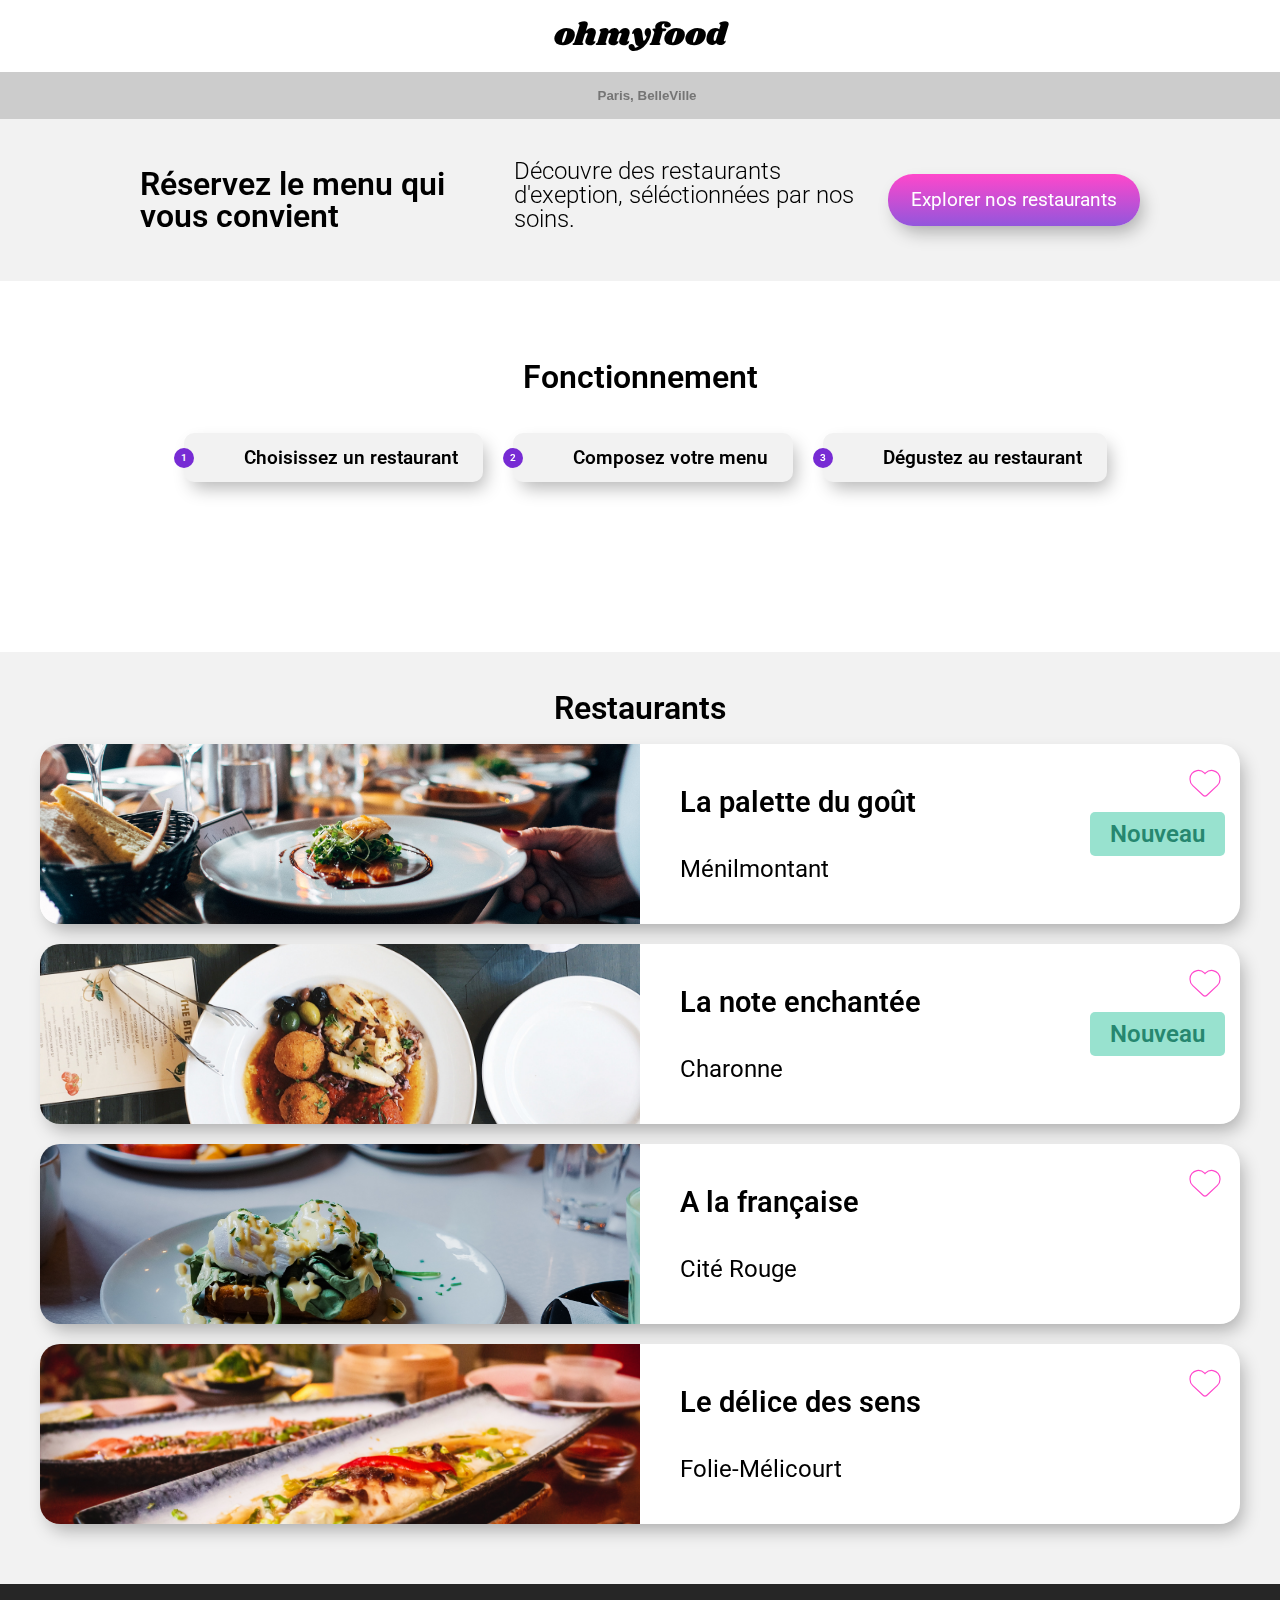
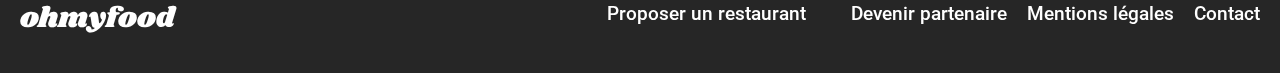
<file: index.html>
<!DOCTYPE html>
<html lang="fr">
<head>
    <meta charset="UTF-8">
    <meta http-equiv="X-UA-Compatible" content="IE=edge">
    <meta name="viewport" content="width=device-width, initial-scale=1.0">
    <meta name="description" content="OhMyFood un site web de réservation de restaurant en ligne!">
    <title>OhMyFood | HomePage</title>
    <!--FontAwesome-->
    <link rel="stylesheet" href="https://cdnjs.cloudflare.com/ajax/libs/font-awesome/6.2.0/css/all.min.css" integrity="sha512-xh6O/CkQoPOWDdYTDqeRdPCVd1SpvCA9XXcUnZS2FmJNp1coAFzvtCN9BmamE+4aHK8yyUHUSCcJHgXloTyT2A==" crossorigin="anonymous" referrerpolicy="no-referrer" />
    <link rel="stylesheet" href="./scss/main.css">
</head>

<body>
    <div class="loader">
        <div class="loader__logo">ohmyfood<i class="fa-solid fa-heart"></i></div>
    </div>
    
    <header>
        <nav>
            <!---->
            <h1 class="title"><a href="/">ohmyfood</a></h1>
        </nav>

        <div class="header__content bg-bg-100">
            
            <div class="location bg-bg-200">
                <i class="fa-solid fa-location-dot"></i> 
                <input type="text" name="location" placeholder="Paris, BelleVille">
            </div>

            <div class="explore">
                <a class="explore__title">Réservez le menu qui vous convient</a>
                <a class="explore__text">Découvre des restaurants d'exeption, séléctionnées par nos soins.</a>
                <div class="explore__button"><a href="/">Explorer nos restaurants</a></div>
            </div>

        </div>
    </header>

    <main>
        <div class="function">
            <h2 class="function__title">Fonctionnement</h2>
            <div class="function__content">
                <div class="card-1 function__article">
                    <div class="number">1</div>
                    <article class="bg-bg-100">
                        <div class="icon"><i class="fa-solid fa-mobile-screen-button"></i></div>
                        <div class="text">Choisissez un restaurant</div>
                    </article>
                </div>
                <div class="card-2 function__article">
                    <div class="number">2</div>
                    <article class="bg-bg-100">
                        <div class="icon"><i class="fa-solid fa-bars"></i></div>
                        <div class="text">Composez votre menu</div>
                    </article>
                </div>
                    <div class="card-3 function__article">
                    <div class="number">3</div>
                    <article class="bg-bg-100">
                        <div class="icon"><i class="fa-solid fa-store"></i></div>
                        <div class="text">Dégustez au restaurant</div>
                    </article>
                </div>
            </div>
        </div>

        <div class="restaurant bg-bg-100">
            <h2 class="restaurant__title">Restaurants</h2>

            <div class="restaurant__content">

                <a href="./menu_lpdg.html" class="restaurant__content__article">
                    <aside class="bg-article-100">Nouveau</aside>
                    <div class="img"><img src="./assets/img/jay-wennington-N_Y88TWmGwA-unsplash.jpg" alt="La palette du goût"></div>
                    <div class="buttom">
                        <div class="left">
                            <div class="left__title">La palette du goût</div>
                            <div class="left__text">Ménilmontant</div>
                        </div>
                        <div class="heart">
                            <svg class="heart__main" xmlns="http://www.w3.org/2000/svg" viewBox="0 0 512 512"><!--! Font Awesome Pro 6.2.0 by @fontawesome - https://fontawesome.com License - https://fontawesome.com/license (Commercial License) Copyright 2022 Fonticons, Inc. --><path d="M47.6 300.4L228.3 469.1c7.5 7 17.4 10.9 27.7 10.9s20.2-3.9 27.7-10.9L464.4 300.4c30.4-28.3 47.6-68 47.6-109.5v-5.8c0-69.9-50.5-129.5-119.4-141C347 36.5 300.6 51.4 268 84L256 96 244 84c-32.6-32.6-79-47.5-124.6-39.9C50.5 55.6 0 115.2 0 185.1v5.8c0 41.5 17.2 81.2 47.6 109.5z"/></svg>
                            <svg class="heart__background" xmlns="http://www.w3.org/2000/svg" viewBox="0 0 512 512"><!--! Font Awesome Pro 6.2.0 by @fontawesome - https://fontawesome.com License - https://fontawesome.com/license (Commercial License) Copyright 2022 Fonticons, Inc. --><path d="M47.6 300.4L228.3 469.1c7.5 7 17.4 10.9 27.7 10.9s20.2-3.9 27.7-10.9L464.4 300.4c30.4-28.3 47.6-68 47.6-109.5v-5.8c0-69.9-50.5-129.5-119.4-141C347 36.5 300.6 51.4 268 84L256 96 244 84c-32.6-32.6-79-47.5-124.6-39.9C50.5 55.6 0 115.2 0 185.1v5.8c0 41.5 17.2 81.2 47.6 109.5z"/></svg>
                        </div>
                    </div>
                </a>

                <a href="./menu_lne.html" class="restaurant__content__article">
                    <aside class="bg-article-100">Nouveau</aside>
                    <div class="img"><img src="./assets/img/stil-u2Lp8tXIcjw-unsplash.jpg" alt="La note enchantée"></div>
                    <div class="buttom">
                        <div class="left">
                            <div class="left__title">La note enchantée</div>
                            <div class="left__text">Charonne</div>
                        </div>
                        <div class="heart">
                            <svg class="heart__main" xmlns="http://www.w3.org/2000/svg" viewBox="0 0 512 512"><!--! Font Awesome Pro 6.2.0 by @fontawesome - https://fontawesome.com License - https://fontawesome.com/license (Commercial License) Copyright 2022 Fonticons, Inc. --><path d="M47.6 300.4L228.3 469.1c7.5 7 17.4 10.9 27.7 10.9s20.2-3.9 27.7-10.9L464.4 300.4c30.4-28.3 47.6-68 47.6-109.5v-5.8c0-69.9-50.5-129.5-119.4-141C347 36.5 300.6 51.4 268 84L256 96 244 84c-32.6-32.6-79-47.5-124.6-39.9C50.5 55.6 0 115.2 0 185.1v5.8c0 41.5 17.2 81.2 47.6 109.5z"/></svg>
                            <svg class="heart__background" xmlns="http://www.w3.org/2000/svg" viewBox="0 0 512 512"><!--! Font Awesome Pro 6.2.0 by @fontawesome - https://fontawesome.com License - https://fontawesome.com/license (Commercial License) Copyright 2022 Fonticons, Inc. --><path d="M47.6 300.4L228.3 469.1c7.5 7 17.4 10.9 27.7 10.9s20.2-3.9 27.7-10.9L464.4 300.4c30.4-28.3 47.6-68 47.6-109.5v-5.8c0-69.9-50.5-129.5-119.4-141C347 36.5 300.6 51.4 268 84L256 96 244 84c-32.6-32.6-79-47.5-124.6-39.9C50.5 55.6 0 115.2 0 185.1v5.8c0 41.5 17.2 81.2 47.6 109.5z"/></svg>
                        </div>
                    </div>
                </a>
                
                <a href="./menu_alfr.html" class="restaurant__content__article">
                    <div class="img"><img src="./assets/img/toa-heftiba-DQKerTsQwi0-unsplash.jpg" alt="A la française" ></div>
                    <div class="buttom">
                        <div class="left">
                            <div class="left__title">A la française</div>
                            <div class="left__text">Cité Rouge</div>
                        </div>
                        <div class="heart">
                            <svg class="heart__main" xmlns="http://www.w3.org/2000/svg" viewBox="0 0 512 512"><!--! Font Awesome Pro 6.2.0 by @fontawesome - https://fontawesome.com License - https://fontawesome.com/license (Commercial License) Copyright 2022 Fonticons, Inc. --><path d="M47.6 300.4L228.3 469.1c7.5 7 17.4 10.9 27.7 10.9s20.2-3.9 27.7-10.9L464.4 300.4c30.4-28.3 47.6-68 47.6-109.5v-5.8c0-69.9-50.5-129.5-119.4-141C347 36.5 300.6 51.4 268 84L256 96 244 84c-32.6-32.6-79-47.5-124.6-39.9C50.5 55.6 0 115.2 0 185.1v5.8c0 41.5 17.2 81.2 47.6 109.5z"/></svg>
                            <svg class="heart__background" xmlns="http://www.w3.org/2000/svg" viewBox="0 0 512 512"><!--! Font Awesome Pro 6.2.0 by @fontawesome - https://fontawesome.com License - https://fontawesome.com/license (Commercial License) Copyright 2022 Fonticons, Inc. --><path d="M47.6 300.4L228.3 469.1c7.5 7 17.4 10.9 27.7 10.9s20.2-3.9 27.7-10.9L464.4 300.4c30.4-28.3 47.6-68 47.6-109.5v-5.8c0-69.9-50.5-129.5-119.4-141C347 36.5 300.6 51.4 268 84L256 96 244 84c-32.6-32.6-79-47.5-124.6-39.9C50.5 55.6 0 115.2 0 185.1v5.8c0 41.5 17.2 81.2 47.6 109.5z"/></svg>
                        </div>
                    </div>
                </a>
                
                <a href="./menu_ldds.html" class="restaurant__content__article">
                    <div class="img"><img src="./assets/img/louis-hansel-shotsoflouis-qNBGVyOCY8Q-unsplash.jpg" alt="Le délice des sens" ></div>
                    <div class="buttom">
                        <div class="left">
                            <div class="left__title">Le délice des sens</div>
                            <div class="left__text">Folie-Mélicourt</div>
                        </div>
                        <div class="heart">
                            <svg class="heart__main" xmlns="http://www.w3.org/2000/svg" viewBox="0 0 512 512"><!--! Font Awesome Pro 6.2.0 by @fontawesome - https://fontawesome.com License - https://fontawesome.com/license (Commercial License) Copyright 2022 Fonticons, Inc. --><path d="M47.6 300.4L228.3 469.1c7.5 7 17.4 10.9 27.7 10.9s20.2-3.9 27.7-10.9L464.4 300.4c30.4-28.3 47.6-68 47.6-109.5v-5.8c0-69.9-50.5-129.5-119.4-141C347 36.5 300.6 51.4 268 84L256 96 244 84c-32.6-32.6-79-47.5-124.6-39.9C50.5 55.6 0 115.2 0 185.1v5.8c0 41.5 17.2 81.2 47.6 109.5z"/></svg>
                            <svg class="heart__background" xmlns="http://www.w3.org/2000/svg" viewBox="0 0 512 512"><!--! Font Awesome Pro 6.2.0 by @fontawesome - https://fontawesome.com License - https://fontawesome.com/license (Commercial License) Copyright 2022 Fonticons, Inc. --><path d="M47.6 300.4L228.3 469.1c7.5 7 17.4 10.9 27.7 10.9s20.2-3.9 27.7-10.9L464.4 300.4c30.4-28.3 47.6-68 47.6-109.5v-5.8c0-69.9-50.5-129.5-119.4-141C347 36.5 300.6 51.4 268 84L256 96 244 84c-32.6-32.6-79-47.5-124.6-39.9C50.5 55.6 0 115.2 0 185.1v5.8c0 41.5 17.2 81.2 47.6 109.5z"/></svg>
                        </div>
                    </div>
                </a>
            
            </div>
        </div>
    </main>

    <footer class="bg-bg-300">
        <div class="title">ohmyfood</div>

        <div class="text">
            <a href="#"><i class="fa-solid fa-utensils"></i>Proposer un restaurant</a>
            <a href="#"><i class="fa-solid fa-pen-nib"></i>Devenir partenaire</a>
            <a href="#">Mentions légales</a>
            <a href="#test@gmail.com">Contact</a>
        </div>
    </footer>

</body>
</html>
</file>
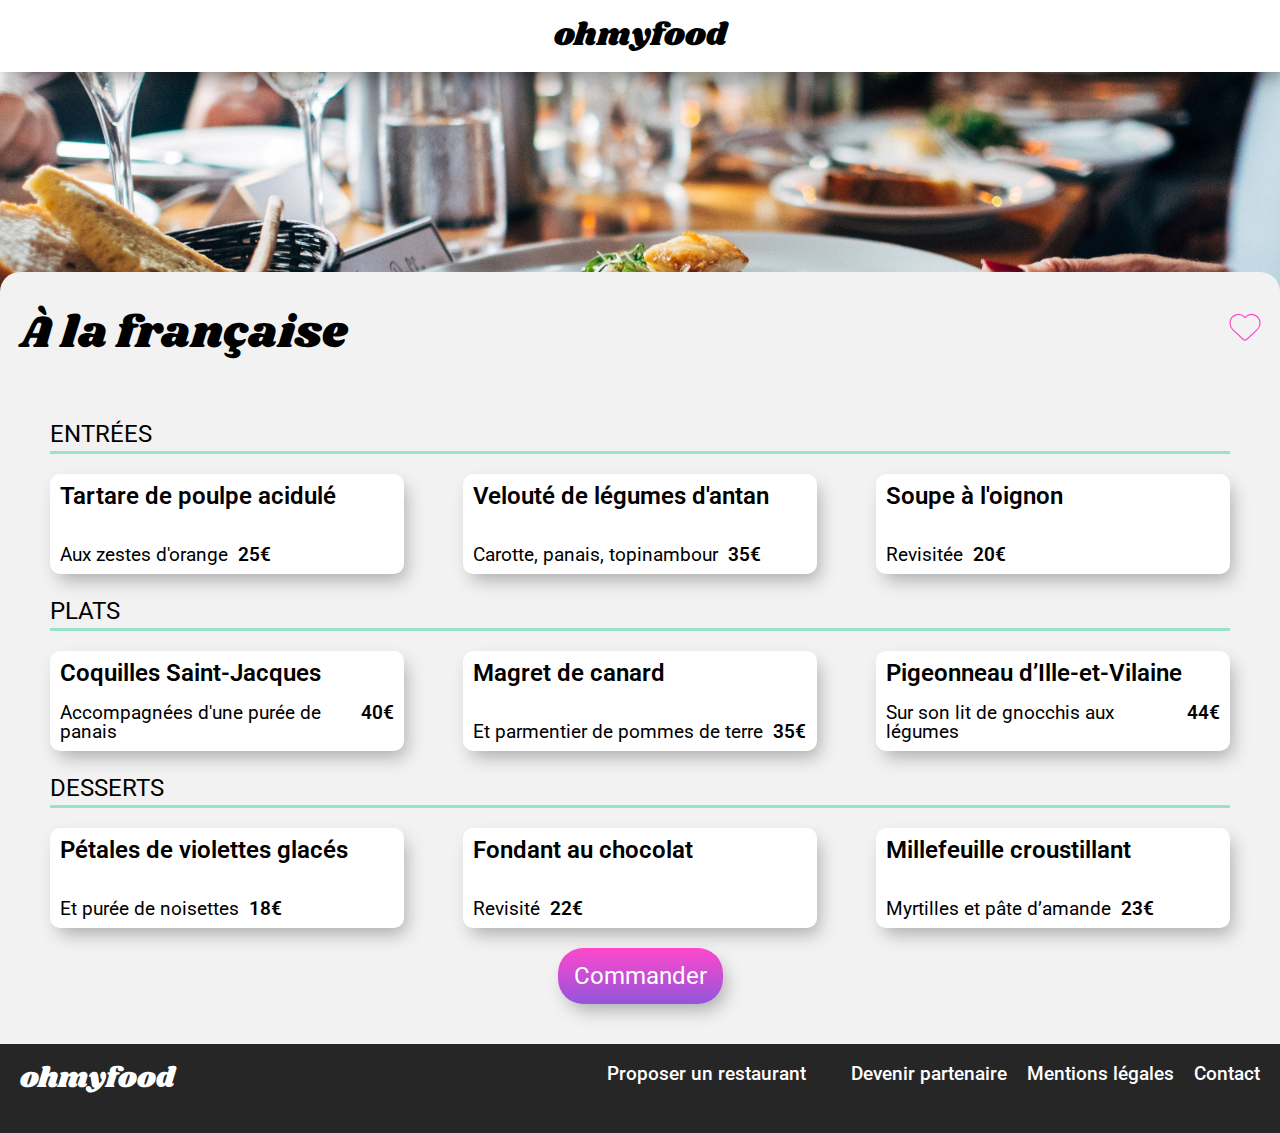
<file: menu_alfr.html>
<!DOCTYPE html>
<html lang="fr">
<head>
    <meta charset="UTF-8">
    <meta http-equiv="X-UA-Compatible" content="IE=edge">
    <meta name="viewport" content="width=device-width, initial-scale=1.0">
    <title>OhMyFood | À la française</title>
    <!--FontAwesome-->
    <link rel="stylesheet" href="https://cdnjs.cloudflare.com/ajax/libs/font-awesome/6.2.0/css/all.min.css" integrity="sha512-xh6O/CkQoPOWDdYTDqeRdPCVd1SpvCA9XXcUnZS2FmJNp1coAFzvtCN9BmamE+4aHK8yyUHUSCcJHgXloTyT2A==" crossorigin="anonymous" referrerpolicy="no-referrer" />
    <link rel="stylesheet" href="./scss/main.css">
</head>
<body>

    <header>
        <nav>
            <a href="/"><i class="fa-solid fa-arrow-left"></i></a>
            <h1 class="title"><a href="/">ohmyfood</a></h1>
        </nav>
    </header>

    <main>

        <div class="menu__img">
			<img src="./assets/img/jay-wennington-N_Y88TWmGwA-unsplash.jpg" alt="La palette du goût" > 
		</div>

		<div class="container">
			<div class="menu__title">
				<div class="text">À la française</div>
				<div class="heart">
					<svg class="heart__main" xmlns="http://www.w3.org/2000/svg" viewBox="0 0 512 512"><!--! Font Awesome Pro 6.2.0 by @fontawesome - https://fontawesome.com License - https://fontawesome.com/license (Commercial License) Copyright 2022 Fonticons, Inc. --><path d="M47.6 300.4L228.3 469.1c7.5 7 17.4 10.9 27.7 10.9s20.2-3.9 27.7-10.9L464.4 300.4c30.4-28.3 47.6-68 47.6-109.5v-5.8c0-69.9-50.5-129.5-119.4-141C347 36.5 300.6 51.4 268 84L256 96 244 84c-32.6-32.6-79-47.5-124.6-39.9C50.5 55.6 0 115.2 0 185.1v5.8c0 41.5 17.2 81.2 47.6 109.5z"/></svg>
					<svg class="heart__background" xmlns="http://www.w3.org/2000/svg" viewBox="0 0 512 512"><!--! Font Awesome Pro 6.2.0 by @fontawesome - https://fontawesome.com License - https://fontawesome.com/license (Commercial License) Copyright 2022 Fonticons, Inc. --><path d="M47.6 300.4L228.3 469.1c7.5 7 17.4 10.9 27.7 10.9s20.2-3.9 27.7-10.9L464.4 300.4c30.4-28.3 47.6-68 47.6-109.5v-5.8c0-69.9-50.5-129.5-119.4-141C347 36.5 300.6 51.4 268 84L256 96 244 84c-32.6-32.6-79-47.5-124.6-39.9C50.5 55.6 0 115.2 0 185.1v5.8c0 41.5 17.2 81.2 47.6 109.5z"/></svg>
				</div>
			</div>
	
			<div class="box entree">
				
				<div class="box__title">Entrées</div>
				
				<div class="box__menu">
					<div class="box__menu__text">
						<div class="title" id="entrer-menu-title">Tartare de poulpe acidulé</div>
						<div class="desc">
							<div class="text" id="entrer-menu-desc">Aux zestes d'orange</div>
							<div class="price" id="entrer-menu-price">25€</div>
						</div>
					</div>

					
					<div class="box__menu__check bg-article-100">
					    <svg xmlns="http://www.w3.org/2000/svg" width="20" viewBox="0 0 512 512"><!-- Font Awesome Pro 5.15.4 by @fontawesome - https://fontawesome.com License - https://fontawesome.com/license (Commercial License) --><path d="M173.898 439.404l-166.4-166.4c-9.997-9.997-9.997-26.206 0-36.204l36.203-36.204c9.997-9.998 26.207-9.998 36.204 0L192 312.69 432.095 72.596c9.997-9.997 26.207-9.997 36.204 0l36.203 36.204c9.997 9.997 9.997 26.206 0 36.204l-294.4 294.401c-9.998 9.997-26.207 9.997-36.204-.001z"/></svg>
					</div>
				</div>

				<div class="box__menu">
					<div class="box__menu__text">
						<div class="title">Velouté de légumes d'antan</div>
						<div class="desc">
							<div class="text">Carotte, panais, topinambour</div>
							<div class="price">35€</div>
						</div>
					</div>

					
					<div class="box__menu__check bg-article-100">
					    <svg xmlns="http://www.w3.org/2000/svg" width="20" viewBox="0 0 512 512"><!-- Font Awesome Pro 5.15.4 by @fontawesome - https://fontawesome.com License - https://fontawesome.com/license (Commercial License) --><path d="M173.898 439.404l-166.4-166.4c-9.997-9.997-9.997-26.206 0-36.204l36.203-36.204c9.997-9.998 26.207-9.998 36.204 0L192 312.69 432.095 72.596c9.997-9.997 26.207-9.997 36.204 0l36.203 36.204c9.997 9.997 9.997 26.206 0 36.204l-294.4 294.401c-9.998 9.997-26.207 9.997-36.204-.001z"/></svg>
					</div>
				</div>

				<div class="box__menu">
					<div class="box__menu__text">
						<div class="title">Soupe à l'oignon</div>
						<div class="desc">
							<div class="text">Revisitée</div>
							<div class="price">20€</div>
						</div>
					</div>

					
					<div class="box__menu__check bg-article-100">
					    <svg xmlns="http://www.w3.org/2000/svg" width="20" viewBox="0 0 512 512"><!-- Font Awesome Pro 5.15.4 by @fontawesome - https://fontawesome.com License - https://fontawesome.com/license (Commercial License) --><path d="M173.898 439.404l-166.4-166.4c-9.997-9.997-9.997-26.206 0-36.204l36.203-36.204c9.997-9.998 26.207-9.998 36.204 0L192 312.69 432.095 72.596c9.997-9.997 26.207-9.997 36.204 0l36.203 36.204c9.997 9.997 9.997 26.206 0 36.204l-294.4 294.401c-9.998 9.997-26.207 9.997-36.204-.001z"/></svg>
					</div>
				</div>

			</div>

			<div class="box plats">
				
				<div class="box__title">Plats</div>
				
				<div class="box__menu">
					<div class="box__menu__text">
						<div class="title">Coquilles Saint-Jacques</div>
						<div class="desc">
							<div class="text">Accompagnées d'une purée de panais</div>
							<div class="price">40€</div>
						</div>
					</div>

					
					<div class="box__menu__check bg-article-100">
					    <svg xmlns="http://www.w3.org/2000/svg" width="20" viewBox="0 0 512 512"><!-- Font Awesome Pro 5.15.4 by @fontawesome - https://fontawesome.com License - https://fontawesome.com/license (Commercial License) --><path d="M173.898 439.404l-166.4-166.4c-9.997-9.997-9.997-26.206 0-36.204l36.203-36.204c9.997-9.998 26.207-9.998 36.204 0L192 312.69 432.095 72.596c9.997-9.997 26.207-9.997 36.204 0l36.203 36.204c9.997 9.997 9.997 26.206 0 36.204l-294.4 294.401c-9.998 9.997-26.207 9.997-36.204-.001z"/></svg>
					</div>
				</div>

				<div class="box__menu">
					<div class="box__menu__text">
						<div class="title">Magret de canard</div>
						<div class="desc">
							<div class="text">Et parmentier de pommes de terre</div>
							<div class="price">35€</div>
						</div>
					</div>

					
					<div class="box__menu__check bg-article-100">
					    <svg xmlns="http://www.w3.org/2000/svg" width="20" viewBox="0 0 512 512"><!-- Font Awesome Pro 5.15.4 by @fontawesome - https://fontawesome.com License - https://fontawesome.com/license (Commercial License) --><path d="M173.898 439.404l-166.4-166.4c-9.997-9.997-9.997-26.206 0-36.204l36.203-36.204c9.997-9.998 26.207-9.998 36.204 0L192 312.69 432.095 72.596c9.997-9.997 26.207-9.997 36.204 0l36.203 36.204c9.997 9.997 9.997 26.206 0 36.204l-294.4 294.401c-9.998 9.997-26.207 9.997-36.204-.001z"/></svg>
					</div>
				</div>

				<div class="box__menu">
					<div class="box__menu__text">
						<div class="title">
							Pigeonneau d’Ille-et-Vilaine
						</div>
						<div class="desc">
							<div class="text" id="menu-desc">Sur son lit de gnocchis aux légumes</div>
							<div class="price" id="menu-price">44€</div>
						</div>
					</div>

					
					<div class="box__menu__check bg-article-100">
					    <svg xmlns="http://www.w3.org/2000/svg" width="20" viewBox="0 0 512 512"><!-- Font Awesome Pro 5.15.4 by @fontawesome - https://fontawesome.com License - https://fontawesome.com/license (Commercial License) --><path d="M173.898 439.404l-166.4-166.4c-9.997-9.997-9.997-26.206 0-36.204l36.203-36.204c9.997-9.998 26.207-9.998 36.204 0L192 312.69 432.095 72.596c9.997-9.997 26.207-9.997 36.204 0l36.203 36.204c9.997 9.997 9.997 26.206 0 36.204l-294.4 294.401c-9.998 9.997-26.207 9.997-36.204-.001z"/></svg>
					</div>
				</div>

			</div>
			
			<div class="box desserts">
				
				<div class="box__title">Desserts</div>
				
				<div class="box__menu">
					<div class="box__menu__text">
						<div class="title">
							Pétales de violettes glacés
						</div>
						<div class="desc">
							<div class="text">Et purée de noisettes</div>
							<div class="price">18€</div>
						</div>
					</div>

					
					<div class="box__menu__check bg-article-100">
					    <svg xmlns="http://www.w3.org/2000/svg" width="20" viewBox="0 0 512 512"><!-- Font Awesome Pro 5.15.4 by @fontawesome - https://fontawesome.com License - https://fontawesome.com/license (Commercial License) --><path d="M173.898 439.404l-166.4-166.4c-9.997-9.997-9.997-26.206 0-36.204l36.203-36.204c9.997-9.998 26.207-9.998 36.204 0L192 312.69 432.095 72.596c9.997-9.997 26.207-9.997 36.204 0l36.203 36.204c9.997 9.997 9.997 26.206 0 36.204l-294.4 294.401c-9.998 9.997-26.207 9.997-36.204-.001z"/></svg>
					</div>
				</div>

				<div class="box__menu">
					<div class="box__menu__text">
						<div class="title">
							Fondant au chocolat
						</div>
						<div class="desc">
							<div class="text">Revisité</div>
							<div class="price">22€</div>
						</div>
					</div>

					
					<div class="box__menu__check bg-article-100">
					    <svg xmlns="http://www.w3.org/2000/svg" width="20" viewBox="0 0 512 512"><!-- Font Awesome Pro 5.15.4 by @fontawesome - https://fontawesome.com License - https://fontawesome.com/license (Commercial License) --><path d="M173.898 439.404l-166.4-166.4c-9.997-9.997-9.997-26.206 0-36.204l36.203-36.204c9.997-9.998 26.207-9.998 36.204 0L192 312.69 432.095 72.596c9.997-9.997 26.207-9.997 36.204 0l36.203 36.204c9.997 9.997 9.997 26.206 0 36.204l-294.4 294.401c-9.998 9.997-26.207 9.997-36.204-.001z"/></svg>
					</div>
				</div>

				<div class="box__menu">
					<div class="box__menu__text">
						<div class="title">
							Millefeuille croustillant
						</div>
						<div class="desc">
							<div class="text">Myrtilles et pâte d’amande</div>
							<div class="price">23€</div>
						</div>
					</div>

					
					<div class="box__menu__check bg-article-100">
					    <svg xmlns="http://www.w3.org/2000/svg" width="20" viewBox="0 0 512 512"><!-- Font Awesome Pro 5.15.4 by @fontawesome - https://fontawesome.com License - https://fontawesome.com/license (Commercial License) --><path d="M173.898 439.404l-166.4-166.4c-9.997-9.997-9.997-26.206 0-36.204l36.203-36.204c9.997-9.998 26.207-9.998 36.204 0L192 312.69 432.095 72.596c9.997-9.997 26.207-9.997 36.204 0l36.203 36.204c9.997 9.997 9.997 26.206 0 36.204l-294.4 294.401c-9.998 9.997-26.207 9.997-36.204-.001z"/></svg>
					</div>
				</div>

			</div>
			
			

			<div class="btn__menu">
			    <div class="btn__menu__btn"><a href="#">Commander</a></div>
			</div>

		</div>
    </main>

    <footer class="bg-bg-300">
		<div class="title">ohmyfood</div>

		<div class="text">
			<a href="#"><i class="fa-solid fa-utensils"></i>Proposer un restaurant</a>
			<a href="#"><i class="fa-solid fa-pen-nib"></i>Devenir partenaire</a>
			<a href="#">Mentions légales</a>
			<a href="#">Contact</a>
		</div>
    </footer>

</body>
</html>
</file>
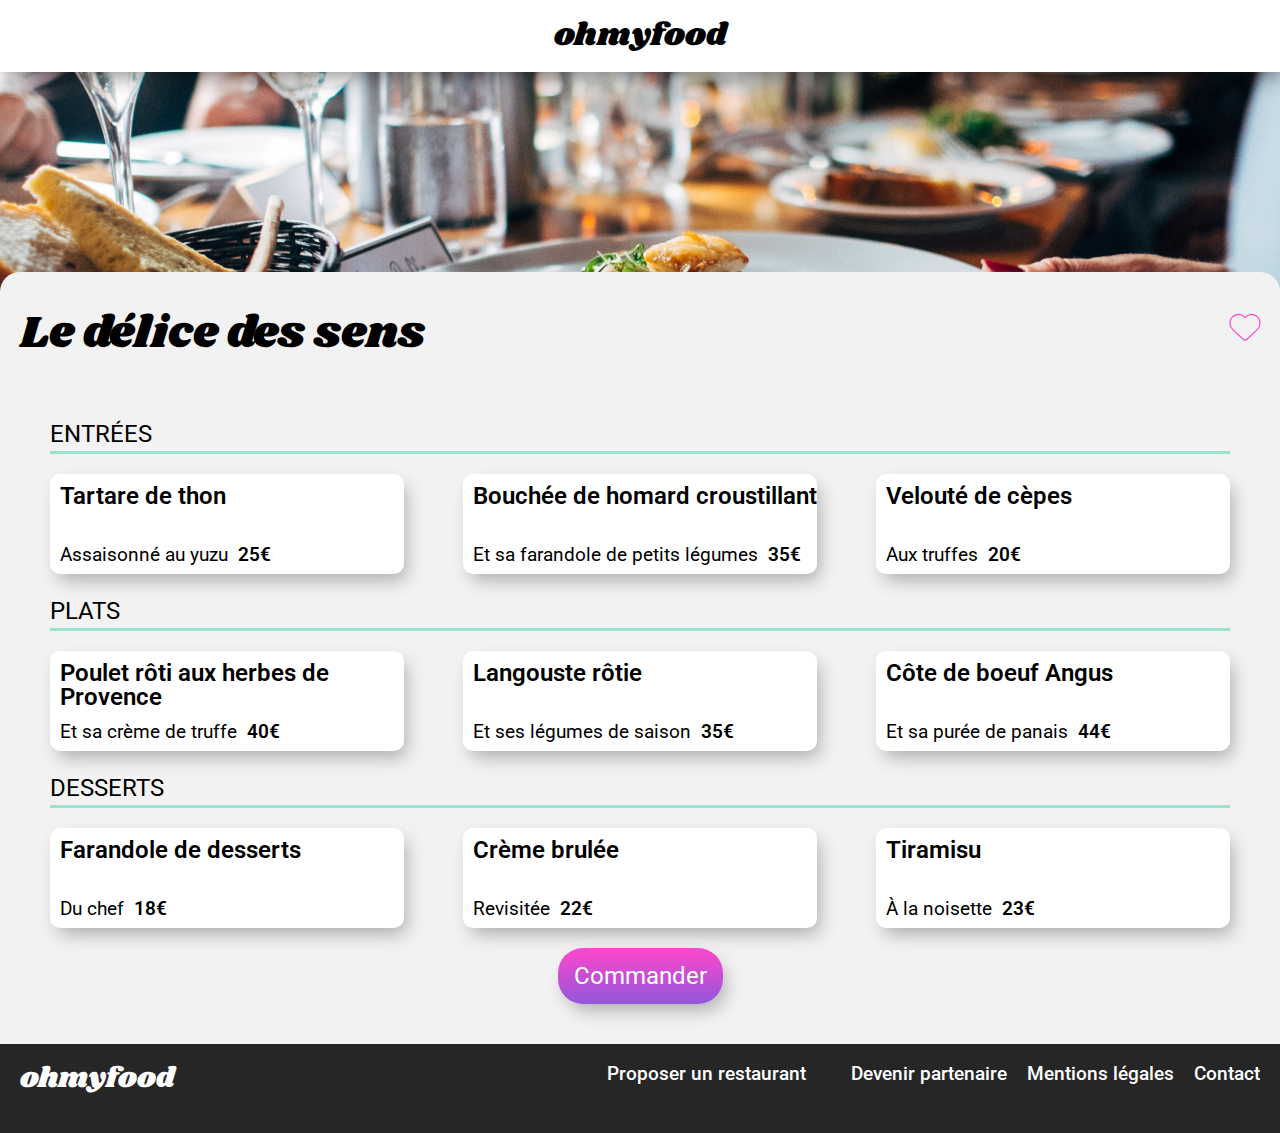
<file: menu_ldds.html>
<!DOCTYPE html>
<html lang="fr">
<head>
    <meta charset="UTF-8">
    <meta http-equiv="X-UA-Compatible" content="IE=edge">
    <meta name="viewport" content="width=device-width, initial-scale=1.0">
    <title>OhMyFood | Le délice des sens</title>
    <!--FontAwesome-->
    <link rel="stylesheet" href="https://cdnjs.cloudflare.com/ajax/libs/font-awesome/6.2.0/css/all.min.css" integrity="sha512-xh6O/CkQoPOWDdYTDqeRdPCVd1SpvCA9XXcUnZS2FmJNp1coAFzvtCN9BmamE+4aHK8yyUHUSCcJHgXloTyT2A==" crossorigin="anonymous" referrerpolicy="no-referrer" />
    <link rel="stylesheet" href="./scss/main.css">
</head>
<body>

    <header>
        <nav>
            <a href="/"><i class="fa-solid fa-arrow-left"></i></a>
            <h1 class="title"><a href="/">ohmyfood</a></h1>
        </nav>
    </header>

    <main>

        <div class="menu__img">
			<img src="./assets/img/jay-wennington-N_Y88TWmGwA-unsplash.jpg" alt="La palette du goût" > 
		</div>

		<div class="container">
			<div class="menu__title">
				<div class="text">Le délice des sens</div>
				<div class="heart">
					<svg class="heart__main" xmlns="http://www.w3.org/2000/svg" viewBox="0 0 512 512"><!--! Font Awesome Pro 6.2.0 by @fontawesome - https://fontawesome.com License - https://fontawesome.com/license (Commercial License) Copyright 2022 Fonticons, Inc. --><path d="M47.6 300.4L228.3 469.1c7.5 7 17.4 10.9 27.7 10.9s20.2-3.9 27.7-10.9L464.4 300.4c30.4-28.3 47.6-68 47.6-109.5v-5.8c0-69.9-50.5-129.5-119.4-141C347 36.5 300.6 51.4 268 84L256 96 244 84c-32.6-32.6-79-47.5-124.6-39.9C50.5 55.6 0 115.2 0 185.1v5.8c0 41.5 17.2 81.2 47.6 109.5z"/></svg>
					<svg class="heart__background" xmlns="http://www.w3.org/2000/svg" viewBox="0 0 512 512"><!--! Font Awesome Pro 6.2.0 by @fontawesome - https://fontawesome.com License - https://fontawesome.com/license (Commercial License) Copyright 2022 Fonticons, Inc. --><path d="M47.6 300.4L228.3 469.1c7.5 7 17.4 10.9 27.7 10.9s20.2-3.9 27.7-10.9L464.4 300.4c30.4-28.3 47.6-68 47.6-109.5v-5.8c0-69.9-50.5-129.5-119.4-141C347 36.5 300.6 51.4 268 84L256 96 244 84c-32.6-32.6-79-47.5-124.6-39.9C50.5 55.6 0 115.2 0 185.1v5.8c0 41.5 17.2 81.2 47.6 109.5z"/></svg>
				</div>
			</div>
	
			<div class="box entree">
				
				<div class="box__title">Entrées</div>
				
				<div class="box__menu">
					<div class="box__menu__text">
						<div class="title" id="entrer-menu-title">Tartare de thon</div>
						<div class="desc">
							<div class="text" id="entrer-menu-desc">Assaisonné au yuzu</div>
							<div class="price" id="entrer-menu-price">25€</div>
						</div>
					</div>

					
					<div class="box__menu__check bg-article-100">
					    <svg xmlns="http://www.w3.org/2000/svg" width="20" viewBox="0 0 512 512"><!-- Font Awesome Pro 5.15.4 by @fontawesome - https://fontawesome.com License - https://fontawesome.com/license (Commercial License) --><path d="M173.898 439.404l-166.4-166.4c-9.997-9.997-9.997-26.206 0-36.204l36.203-36.204c9.997-9.998 26.207-9.998 36.204 0L192 312.69 432.095 72.596c9.997-9.997 26.207-9.997 36.204 0l36.203 36.204c9.997 9.997 9.997 26.206 0 36.204l-294.4 294.401c-9.998 9.997-26.207 9.997-36.204-.001z"/></svg>
					</div>
				</div>

				<div class="box__menu">
					<div class="box__menu__text">
						<div class="title">Bouchée de homard croustillant </div>
						<div class="desc">
							<div class="text">Et sa farandole de petits légumes</div>
							<div class="price">35€</div>
						</div>
					</div>

					
					<div class="box__menu__check bg-article-100">
					    <svg xmlns="http://www.w3.org/2000/svg" width="20" viewBox="0 0 512 512"><!-- Font Awesome Pro 5.15.4 by @fontawesome - https://fontawesome.com License - https://fontawesome.com/license (Commercial License) --><path d="M173.898 439.404l-166.4-166.4c-9.997-9.997-9.997-26.206 0-36.204l36.203-36.204c9.997-9.998 26.207-9.998 36.204 0L192 312.69 432.095 72.596c9.997-9.997 26.207-9.997 36.204 0l36.203 36.204c9.997 9.997 9.997 26.206 0 36.204l-294.4 294.401c-9.998 9.997-26.207 9.997-36.204-.001z"/></svg>
					</div>
				</div>

				<div class="box__menu">
					<div class="box__menu__text">
						<div class="title">Velouté de cèpes </div>
						<div class="desc">
							<div class="text">Aux truffes</div>
							<div class="price">20€</div>
						</div>
					</div>

					
					<div class="box__menu__check bg-article-100">
					    <svg xmlns="http://www.w3.org/2000/svg" width="20" viewBox="0 0 512 512"><!-- Font Awesome Pro 5.15.4 by @fontawesome - https://fontawesome.com License - https://fontawesome.com/license (Commercial License) --><path d="M173.898 439.404l-166.4-166.4c-9.997-9.997-9.997-26.206 0-36.204l36.203-36.204c9.997-9.998 26.207-9.998 36.204 0L192 312.69 432.095 72.596c9.997-9.997 26.207-9.997 36.204 0l36.203 36.204c9.997 9.997 9.997 26.206 0 36.204l-294.4 294.401c-9.998 9.997-26.207 9.997-36.204-.001z"/></svg>
					</div>
				</div>

			</div>

			<div class="box plats">
				
				<div class="box__title">Plats</div>
				
				<div class="box__menu">
					<div class="box__menu__text">
						<div class="title">Poulet rôti aux herbes de Provence </div>
						<div class="desc">
							<div class="text">Et sa crème de truffe</div>
							<div class="price">40€</div>
						</div>
					</div>

					
					<div class="box__menu__check bg-article-100">
					    <svg xmlns="http://www.w3.org/2000/svg" width="20" viewBox="0 0 512 512"><!-- Font Awesome Pro 5.15.4 by @fontawesome - https://fontawesome.com License - https://fontawesome.com/license (Commercial License) --><path d="M173.898 439.404l-166.4-166.4c-9.997-9.997-9.997-26.206 0-36.204l36.203-36.204c9.997-9.998 26.207-9.998 36.204 0L192 312.69 432.095 72.596c9.997-9.997 26.207-9.997 36.204 0l36.203 36.204c9.997 9.997 9.997 26.206 0 36.204l-294.4 294.401c-9.998 9.997-26.207 9.997-36.204-.001z"/></svg>
					</div>
				</div>

				<div class="box__menu">
					<div class="box__menu__text">
						<div class="title">Langouste rôtie </div>
						<div class="desc">
							<div class="text">Et ses légumes de saison</div>
							<div class="price">35€</div>
						</div>
					</div>

					
					<div class="box__menu__check bg-article-100">
					    <svg xmlns="http://www.w3.org/2000/svg" width="20" viewBox="0 0 512 512"><!-- Font Awesome Pro 5.15.4 by @fontawesome - https://fontawesome.com License - https://fontawesome.com/license (Commercial License) --><path d="M173.898 439.404l-166.4-166.4c-9.997-9.997-9.997-26.206 0-36.204l36.203-36.204c9.997-9.998 26.207-9.998 36.204 0L192 312.69 432.095 72.596c9.997-9.997 26.207-9.997 36.204 0l36.203 36.204c9.997 9.997 9.997 26.206 0 36.204l-294.4 294.401c-9.998 9.997-26.207 9.997-36.204-.001z"/></svg>
					</div>
				</div>

				<div class="box__menu">
					<div class="box__menu__text">
						<div class="title">
							Côte de boeuf Angus 
						</div>
						<div class="desc">
							<div class="text" id="menu-desc">Et sa purée de panais</div>
							<div class="price" id="menu-price">44€</div>
						</div>
					</div>

					
					<div class="box__menu__check bg-article-100">
					    <svg xmlns="http://www.w3.org/2000/svg" width="20" viewBox="0 0 512 512"><!-- Font Awesome Pro 5.15.4 by @fontawesome - https://fontawesome.com License - https://fontawesome.com/license (Commercial License) --><path d="M173.898 439.404l-166.4-166.4c-9.997-9.997-9.997-26.206 0-36.204l36.203-36.204c9.997-9.998 26.207-9.998 36.204 0L192 312.69 432.095 72.596c9.997-9.997 26.207-9.997 36.204 0l36.203 36.204c9.997 9.997 9.997 26.206 0 36.204l-294.4 294.401c-9.998 9.997-26.207 9.997-36.204-.001z"/></svg>
					</div>
				</div>

			</div>
			
			<div class="box desserts">
				
				<div class="box__title">Desserts</div>
				
				<div class="box__menu">
					<div class="box__menu__text">
						<div class="title">
							Farandole de desserts
						</div>
						<div class="desc">
							<div class="text">Du chef</div>
							<div class="price">18€</div>
						</div>
					</div>

					
					<div class="box__menu__check bg-article-100">
					    <svg xmlns="http://www.w3.org/2000/svg" width="20" viewBox="0 0 512 512"><!-- Font Awesome Pro 5.15.4 by @fontawesome - https://fontawesome.com License - https://fontawesome.com/license (Commercial License) --><path d="M173.898 439.404l-166.4-166.4c-9.997-9.997-9.997-26.206 0-36.204l36.203-36.204c9.997-9.998 26.207-9.998 36.204 0L192 312.69 432.095 72.596c9.997-9.997 26.207-9.997 36.204 0l36.203 36.204c9.997 9.997 9.997 26.206 0 36.204l-294.4 294.401c-9.998 9.997-26.207 9.997-36.204-.001z"/></svg>
					</div>
				</div>

				<div class="box__menu">
					<div class="box__menu__text">
						<div class="title">
							Crème brulée 
						</div>
						<div class="desc">
							<div class="text">Revisitée</div>
							<div class="price">22€</div>
						</div>
					</div>

					
					<div class="box__menu__check bg-article-100">
					    <svg xmlns="http://www.w3.org/2000/svg" width="20" viewBox="0 0 512 512"><!-- Font Awesome Pro 5.15.4 by @fontawesome - https://fontawesome.com License - https://fontawesome.com/license (Commercial License) --><path d="M173.898 439.404l-166.4-166.4c-9.997-9.997-9.997-26.206 0-36.204l36.203-36.204c9.997-9.998 26.207-9.998 36.204 0L192 312.69 432.095 72.596c9.997-9.997 26.207-9.997 36.204 0l36.203 36.204c9.997 9.997 9.997 26.206 0 36.204l-294.4 294.401c-9.998 9.997-26.207 9.997-36.204-.001z"/></svg>
					</div>
				</div>

				<div class="box__menu">
					<div class="box__menu__text">
						<div class="title">
							Tiramisu 
						</div>
						<div class="desc">
							<div class="text">À la noisette</div>
							<div class="price">23€</div>
						</div>
					</div>
					
					<div class="box__menu__check bg-article-100">
					    <svg xmlns="http://www.w3.org/2000/svg" width="20" viewBox="0 0 512 512"><!-- Font Awesome Pro 5.15.4 by @fontawesome - https://fontawesome.com License - https://fontawesome.com/license (Commercial License) --><path d="M173.898 439.404l-166.4-166.4c-9.997-9.997-9.997-26.206 0-36.204l36.203-36.204c9.997-9.998 26.207-9.998 36.204 0L192 312.69 432.095 72.596c9.997-9.997 26.207-9.997 36.204 0l36.203 36.204c9.997 9.997 9.997 26.206 0 36.204l-294.4 294.401c-9.998 9.997-26.207 9.997-36.204-.001z"/></svg>
					</div>
				</div>

			</div>
			
			

			<div class="btn__menu">
			    <div class="btn__menu__btn"><a href="#">Commander</a></div>
			</div>

		</div>
    </main>

    <footer class="bg-bg-300">
		<div class="title">ohmyfood</div>

		<div class="text">
			<a href="#"><i class="fa-solid fa-utensils"></i>Proposer un restaurant</a>
			<a href="#"><i class="fa-solid fa-pen-nib"></i>Devenir partenaire</a>
			<a href="#">Mentions légales</a>
			<a href="#">Contact</a>
		</div>
    </footer>

</body>
</html>
</file>
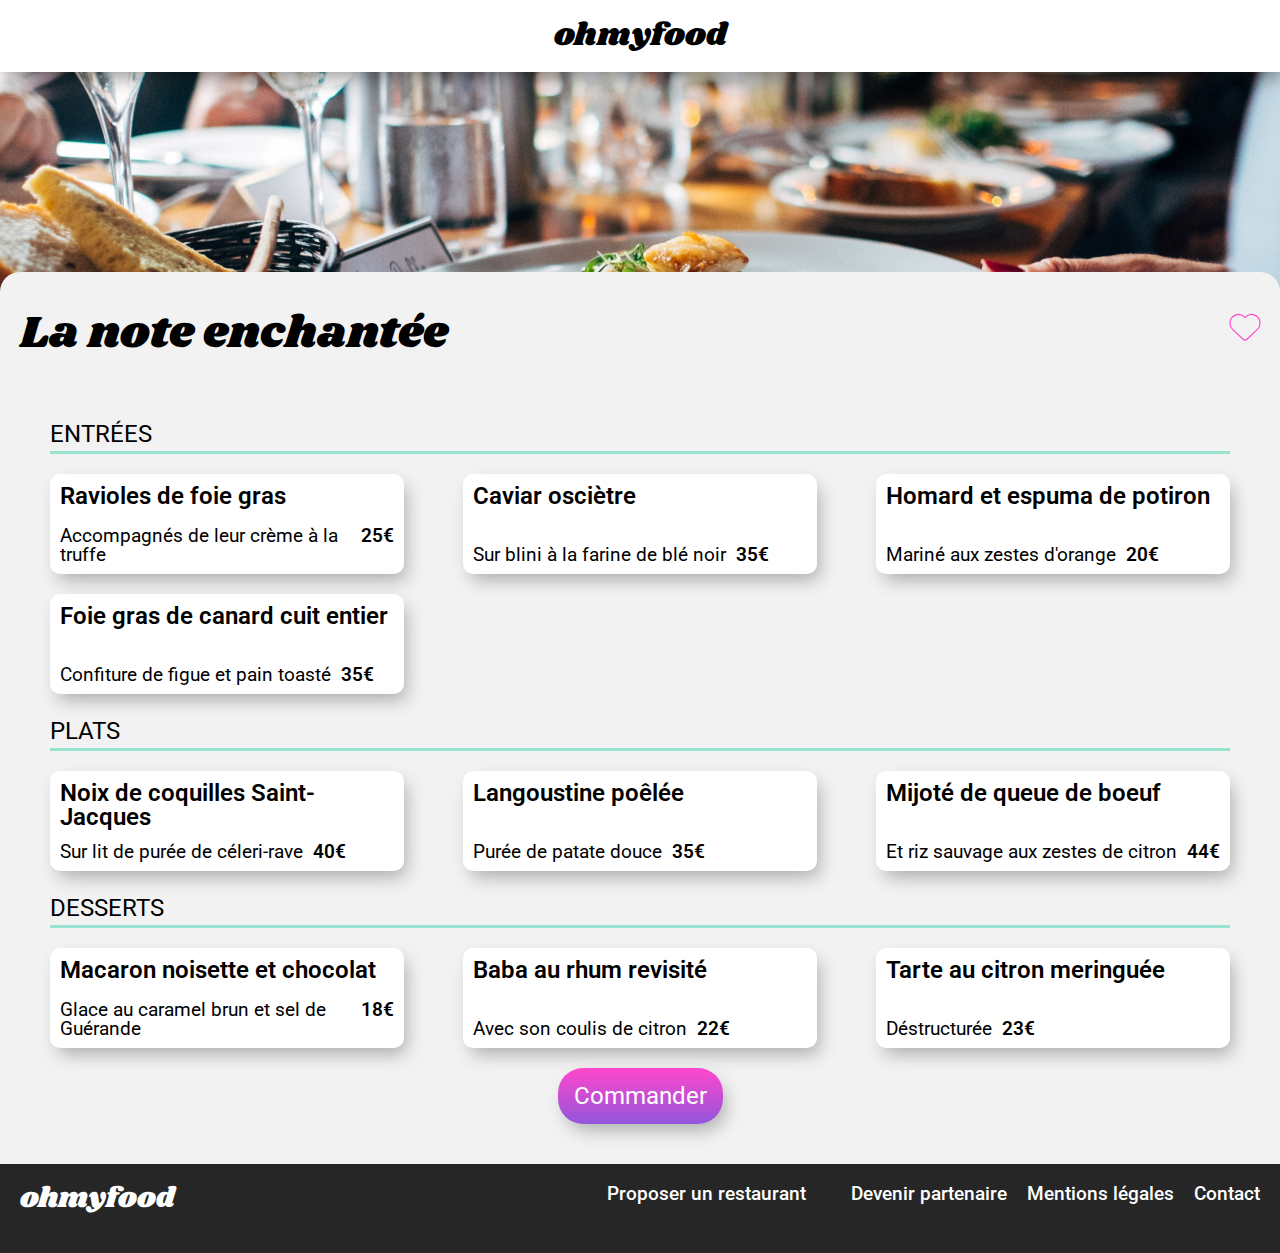
<file: menu_lne.html>
<!DOCTYPE html>
<html lang="fr">
<head>
    <meta charset="UTF-8">
    <meta http-equiv="X-UA-Compatible" content="IE=edge">
    <meta name="viewport" content="width=device-width, initial-scale=1.0">
    <title>OhMyFood | La note enchantée</title>
    <!--FontAwesome-->
    <link rel="stylesheet" href="https://cdnjs.cloudflare.com/ajax/libs/font-awesome/6.2.0/css/all.min.css" integrity="sha512-xh6O/CkQoPOWDdYTDqeRdPCVd1SpvCA9XXcUnZS2FmJNp1coAFzvtCN9BmamE+4aHK8yyUHUSCcJHgXloTyT2A==" crossorigin="anonymous" referrerpolicy="no-referrer" />
    <link rel="stylesheet" href="./scss/main.css">
</head>
<body>

    <header>
        <nav>
            <a href="/"><i class="fa-solid fa-arrow-left"></i></a>
            <h1 class="title"><a href="/">ohmyfood</a></h1>
        </nav>
    </header>

    <main>

        <div class="menu__img">
			<img src="./assets/img/jay-wennington-N_Y88TWmGwA-unsplash.jpg" alt="La palette du goût" > 
		</div>

		<div class="container">
			<div class="menu__title">
				<div class="text">La note enchantée</div>
				<div class="heart">
					<svg class="heart__main" xmlns="http://www.w3.org/2000/svg" viewBox="0 0 512 512"><!--! Font Awesome Pro 6.2.0 by @fontawesome - https://fontawesome.com License - https://fontawesome.com/license (Commercial License) Copyright 2022 Fonticons, Inc. --><path d="M47.6 300.4L228.3 469.1c7.5 7 17.4 10.9 27.7 10.9s20.2-3.9 27.7-10.9L464.4 300.4c30.4-28.3 47.6-68 47.6-109.5v-5.8c0-69.9-50.5-129.5-119.4-141C347 36.5 300.6 51.4 268 84L256 96 244 84c-32.6-32.6-79-47.5-124.6-39.9C50.5 55.6 0 115.2 0 185.1v5.8c0 41.5 17.2 81.2 47.6 109.5z"/></svg>
					<svg class="heart__background" xmlns="http://www.w3.org/2000/svg" viewBox="0 0 512 512"><!--! Font Awesome Pro 6.2.0 by @fontawesome - https://fontawesome.com License - https://fontawesome.com/license (Commercial License) Copyright 2022 Fonticons, Inc. --><path d="M47.6 300.4L228.3 469.1c7.5 7 17.4 10.9 27.7 10.9s20.2-3.9 27.7-10.9L464.4 300.4c30.4-28.3 47.6-68 47.6-109.5v-5.8c0-69.9-50.5-129.5-119.4-141C347 36.5 300.6 51.4 268 84L256 96 244 84c-32.6-32.6-79-47.5-124.6-39.9C50.5 55.6 0 115.2 0 185.1v5.8c0 41.5 17.2 81.2 47.6 109.5z"/></svg>
				</div>
			</div>
	
			<div class="box entree">
				
				<div class="box__title">Entrées</div>
				
				<div class="box__menu">
					<div class="box__menu__text">
						<div class="title" id="entrer-menu-title">Ravioles de foie gras </div>
						<div class="desc">
							<div class="text" id="entrer-menu-desc">Accompagnés de leur crème à la truffe</div>
							<div class="price" id="entrer-menu-price">25€</div>
						</div>
					</div>

					
					<div class="box__menu__check bg-article-100">
					    <svg xmlns="http://www.w3.org/2000/svg" width="20" viewBox="0 0 512 512"><!-- Font Awesome Pro 5.15.4 by @fontawesome - https://fontawesome.com License - https://fontawesome.com/license (Commercial License) --><path d="M173.898 439.404l-166.4-166.4c-9.997-9.997-9.997-26.206 0-36.204l36.203-36.204c9.997-9.998 26.207-9.998 36.204 0L192 312.69 432.095 72.596c9.997-9.997 26.207-9.997 36.204 0l36.203 36.204c9.997 9.997 9.997 26.206 0 36.204l-294.4 294.401c-9.998 9.997-26.207 9.997-36.204-.001z"/></svg>
					</div>
				</div>

				<div class="box__menu">
					<div class="box__menu__text">
						<div class="title">Caviar osciètre </div>
						<div class="desc">
							<div class="text">Sur blini à la farine de blé noir</div>
							<div class="price">35€</div>
						</div>
					</div>

					
					<div class="box__menu__check bg-article-100">
					    <svg xmlns="http://www.w3.org/2000/svg" width="20" viewBox="0 0 512 512"><!-- Font Awesome Pro 5.15.4 by @fontawesome - https://fontawesome.com License - https://fontawesome.com/license (Commercial License) --><path d="M173.898 439.404l-166.4-166.4c-9.997-9.997-9.997-26.206 0-36.204l36.203-36.204c9.997-9.998 26.207-9.998 36.204 0L192 312.69 432.095 72.596c9.997-9.997 26.207-9.997 36.204 0l36.203 36.204c9.997 9.997 9.997 26.206 0 36.204l-294.4 294.401c-9.998 9.997-26.207 9.997-36.204-.001z"/></svg>
					</div>
				</div>

				<div class="box__menu">
					<div class="box__menu__text">
						<div class="title">Homard et espuma de potiron</div>
						<div class="desc">
							<div class="text">Mariné aux zestes d'orange</div>
							<div class="price">20€</div>
						</div>
					</div>

					
					<div class="box__menu__check bg-article-100">
					    <svg xmlns="http://www.w3.org/2000/svg" width="20" viewBox="0 0 512 512"><!-- Font Awesome Pro 5.15.4 by @fontawesome - https://fontawesome.com License - https://fontawesome.com/license (Commercial License) --><path d="M173.898 439.404l-166.4-166.4c-9.997-9.997-9.997-26.206 0-36.204l36.203-36.204c9.997-9.998 26.207-9.998 36.204 0L192 312.69 432.095 72.596c9.997-9.997 26.207-9.997 36.204 0l36.203 36.204c9.997 9.997 9.997 26.206 0 36.204l-294.4 294.401c-9.998 9.997-26.207 9.997-36.204-.001z"/></svg>
					</div>
				</div>

				
				<div class="box__menu">
					<div class="box__menu__text">
						<div class="title">Foie gras de canard cuit entier</div>
						<div class="desc">
							<div class="text">Confiture de figue et pain toasté</div>
							<div class="price">35€</div>
						</div>
					</div>

					
					<div class="box__menu__check bg-article-100">
					    <svg xmlns="http://www.w3.org/2000/svg" width="20" viewBox="0 0 512 512"><!-- Font Awesome Pro 5.15.4 by @fontawesome - https://fontawesome.com License - https://fontawesome.com/license (Commercial License) --><path d="M173.898 439.404l-166.4-166.4c-9.997-9.997-9.997-26.206 0-36.204l36.203-36.204c9.997-9.998 26.207-9.998 36.204 0L192 312.69 432.095 72.596c9.997-9.997 26.207-9.997 36.204 0l36.203 36.204c9.997 9.997 9.997 26.206 0 36.204l-294.4 294.401c-9.998 9.997-26.207 9.997-36.204-.001z"/></svg>
					</div>
				</div>

			</div>

			<div class="box plats">
				
				<div class="box__title">Plats</div>
				
				<div class="box__menu">
					<div class="box__menu__text">
						<div class="title">Noix de coquilles Saint-Jacques</div>
						<div class="desc">
							<div class="text">Sur lit de purée de céleri-rave</div>
							<div class="price">40€</div>
						</div>
					</div>

					
					<div class="box__menu__check bg-article-100">
					    <svg xmlns="http://www.w3.org/2000/svg" width="20" viewBox="0 0 512 512"><!-- Font Awesome Pro 5.15.4 by @fontawesome - https://fontawesome.com License - https://fontawesome.com/license (Commercial License) --><path d="M173.898 439.404l-166.4-166.4c-9.997-9.997-9.997-26.206 0-36.204l36.203-36.204c9.997-9.998 26.207-9.998 36.204 0L192 312.69 432.095 72.596c9.997-9.997 26.207-9.997 36.204 0l36.203 36.204c9.997 9.997 9.997 26.206 0 36.204l-294.4 294.401c-9.998 9.997-26.207 9.997-36.204-.001z"/></svg>
					</div>
				</div>

				<div class="box__menu">
					<div class="box__menu__text">
						<div class="title">Langoustine poêlée</div>
						<div class="desc">
							<div class="text">Purée de patate douce</div>
							<div class="price">35€</div>
						</div>
					</div>

					
					<div class="box__menu__check bg-article-100">
					    <svg xmlns="http://www.w3.org/2000/svg" width="20" viewBox="0 0 512 512"><!-- Font Awesome Pro 5.15.4 by @fontawesome - https://fontawesome.com License - https://fontawesome.com/license (Commercial License) --><path d="M173.898 439.404l-166.4-166.4c-9.997-9.997-9.997-26.206 0-36.204l36.203-36.204c9.997-9.998 26.207-9.998 36.204 0L192 312.69 432.095 72.596c9.997-9.997 26.207-9.997 36.204 0l36.203 36.204c9.997 9.997 9.997 26.206 0 36.204l-294.4 294.401c-9.998 9.997-26.207 9.997-36.204-.001z"/></svg>
					</div>
				</div>

				<div class="box__menu">
					<div class="box__menu__text">
						<div class="title">
							Mijoté de queue de boeuf 
						</div>
						<div class="desc">
							<div class="text" id="menu-desc">Et riz sauvage aux zestes de citron</div>
							<div class="price" id="menu-price">44€</div>
						</div>
					</div>

					
					<div class="box__menu__check bg-article-100">
					    <svg xmlns="http://www.w3.org/2000/svg" width="20" viewBox="0 0 512 512"><!-- Font Awesome Pro 5.15.4 by @fontawesome - https://fontawesome.com License - https://fontawesome.com/license (Commercial License) --><path d="M173.898 439.404l-166.4-166.4c-9.997-9.997-9.997-26.206 0-36.204l36.203-36.204c9.997-9.998 26.207-9.998 36.204 0L192 312.69 432.095 72.596c9.997-9.997 26.207-9.997 36.204 0l36.203 36.204c9.997 9.997 9.997 26.206 0 36.204l-294.4 294.401c-9.998 9.997-26.207 9.997-36.204-.001z"/></svg>
					</div>
				</div>

			</div>
			
			<div class="box desserts">
				
				<div class="box__title">Desserts</div>
				
				<div class="box__menu">
					<div class="box__menu__text">
						<div class="title">
							Macaron noisette et chocolat
						</div>
						<div class="desc">
							<div class="text">Glace au caramel brun et sel de Guérande</div>
							<div class="price">18€</div>
						</div>
					</div>

					
					<div class="box__menu__check bg-article-100">
					    <svg xmlns="http://www.w3.org/2000/svg" width="20" viewBox="0 0 512 512"><!-- Font Awesome Pro 5.15.4 by @fontawesome - https://fontawesome.com License - https://fontawesome.com/license (Commercial License) --><path d="M173.898 439.404l-166.4-166.4c-9.997-9.997-9.997-26.206 0-36.204l36.203-36.204c9.997-9.998 26.207-9.998 36.204 0L192 312.69 432.095 72.596c9.997-9.997 26.207-9.997 36.204 0l36.203 36.204c9.997 9.997 9.997 26.206 0 36.204l-294.4 294.401c-9.998 9.997-26.207 9.997-36.204-.001z"/></svg>
					</div>
				</div>

				<div class="box__menu">
					<div class="box__menu__text">
						<div class="title">
							Baba au rhum revisité 
						</div>
						<div class="desc">
							<div class="text">Avec son coulis de citron</div>
							<div class="price">22€</div>
						</div>
					</div>

					
					<div class="box__menu__check bg-article-100">
					    <svg xmlns="http://www.w3.org/2000/svg" width="20" viewBox="0 0 512 512"><!-- Font Awesome Pro 5.15.4 by @fontawesome - https://fontawesome.com License - https://fontawesome.com/license (Commercial License) --><path d="M173.898 439.404l-166.4-166.4c-9.997-9.997-9.997-26.206 0-36.204l36.203-36.204c9.997-9.998 26.207-9.998 36.204 0L192 312.69 432.095 72.596c9.997-9.997 26.207-9.997 36.204 0l36.203 36.204c9.997 9.997 9.997 26.206 0 36.204l-294.4 294.401c-9.998 9.997-26.207 9.997-36.204-.001z"/></svg>
					</div>
				</div>

				<div class="box__menu">
					<div class="box__menu__text">
						<div class="title">
							Tarte au citron meringuée 
						</div>
						<div class="desc">
							<div class="text">Déstructurée</div>
							<div class="price">23€</div>
						</div>
					</div>

					
					<div class="box__menu__check bg-article-100">
					    <svg xmlns="http://www.w3.org/2000/svg" width="20" viewBox="0 0 512 512"><!-- Font Awesome Pro 5.15.4 by @fontawesome - https://fontawesome.com License - https://fontawesome.com/license (Commercial License) --><path d="M173.898 439.404l-166.4-166.4c-9.997-9.997-9.997-26.206 0-36.204l36.203-36.204c9.997-9.998 26.207-9.998 36.204 0L192 312.69 432.095 72.596c9.997-9.997 26.207-9.997 36.204 0l36.203 36.204c9.997 9.997 9.997 26.206 0 36.204l-294.4 294.401c-9.998 9.997-26.207 9.997-36.204-.001z"/></svg>
					</div>
				</div>

			</div>
			
			

			<div class="btn__menu">
			    <div class="btn__menu__btn"><a href="#">Commander</a></div>
			</div>

		</div>
    </main>

    <footer class="bg-bg-300">
		<div class="title">ohmyfood</div>

		<div class="text">
			<a href="#"><i class="fa-solid fa-utensils"></i>Proposer un restaurant</a>
			<a href="#"><i class="fa-solid fa-pen-nib"></i>Devenir partenaire</a>
			<a href="#">Mentions légales</a>
			<a href="#">Contact</a>
		</div>
    </footer>

</body>
</html>
</file>
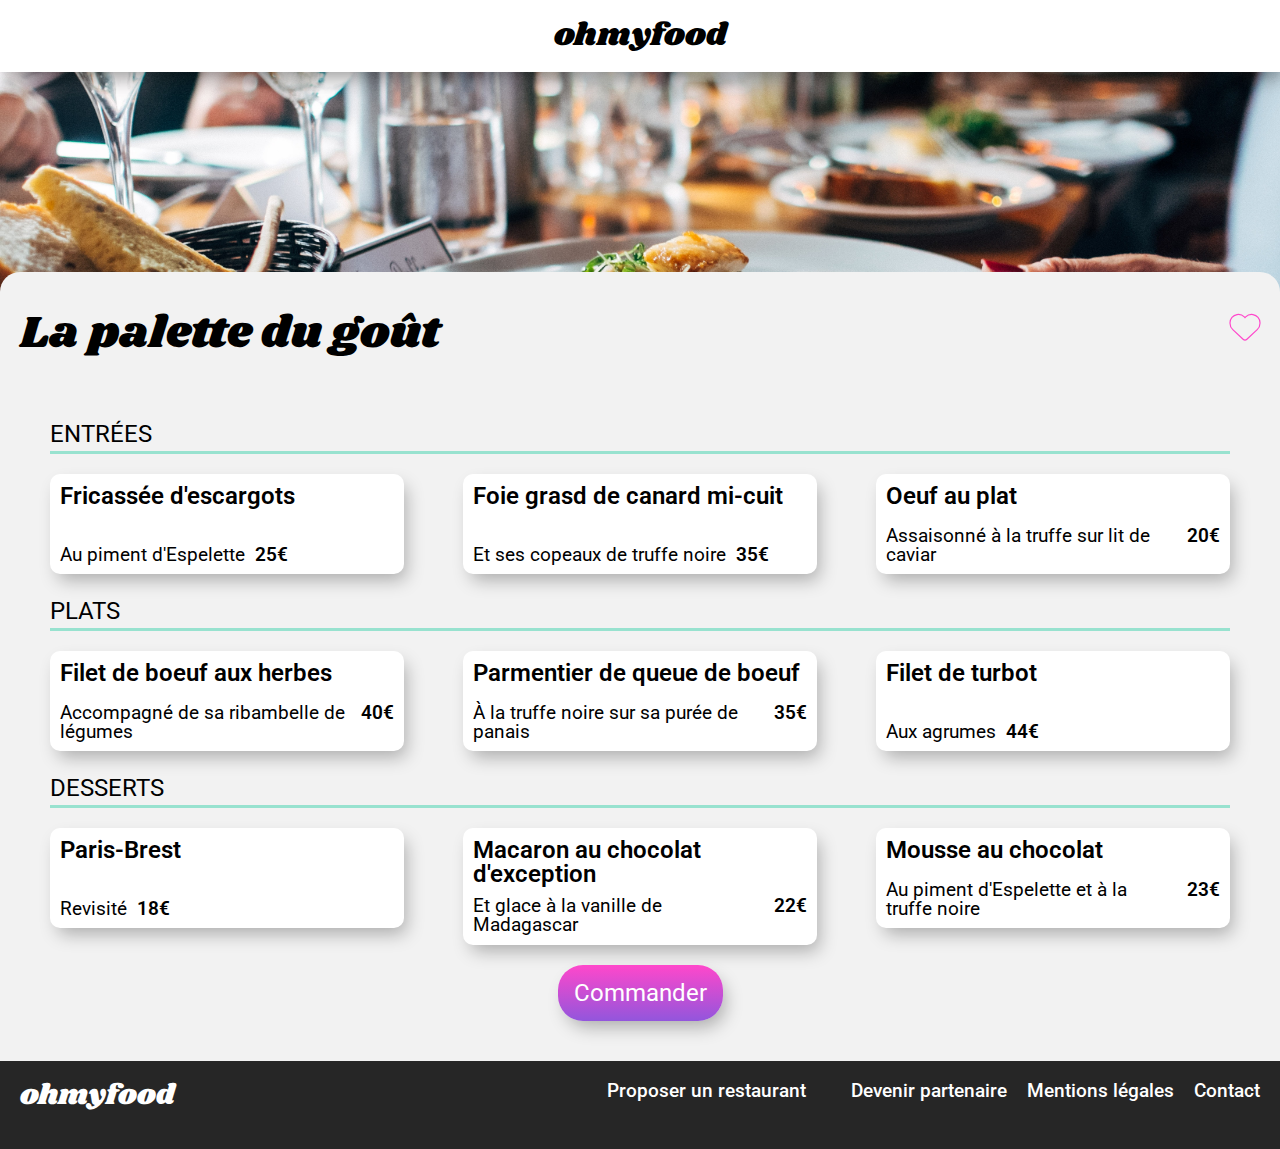
<file: menu_lpdg.html>
<!DOCTYPE html>
<html lang="fr">
<head>
    <meta charset="UTF-8">
    <meta http-equiv="X-UA-Compatible" content="IE=edge">
    <meta name="viewport" content="width=device-width, initial-scale=1.0">
    <title>OhMyFood | La palette du goût</title>
    <!--FontAwesome-->
    <link rel="stylesheet" href="https://cdnjs.cloudflare.com/ajax/libs/font-awesome/6.2.0/css/all.min.css" integrity="sha512-xh6O/CkQoPOWDdYTDqeRdPCVd1SpvCA9XXcUnZS2FmJNp1coAFzvtCN9BmamE+4aHK8yyUHUSCcJHgXloTyT2A==" crossorigin="anonymous" referrerpolicy="no-referrer" />
    <link rel="stylesheet" href="./scss/main.css">
</head>
<body>

	<header>
        <nav>
            <a href="/"><i class="fa-solid fa-arrow-left"></i></a>
            <h1 class="title"><a href="/">ohmyfood</a></h1>
        </nav>
    </header>

    <main>

        <div class="menu__img">
			<img src="./assets/img/jay-wennington-N_Y88TWmGwA-unsplash.jpg" alt="La palette du goût" > 
		</div>

		<div class="container">
			<div class="menu__title">
				<div class="text">La palette du goût</div>
				<div class="heart">
					<svg class="heart__main" xmlns="http://www.w3.org/2000/svg" viewBox="0 0 512 512"><!--! Font Awesome Pro 6.2.0 by @fontawesome - https://fontawesome.com License - https://fontawesome.com/license (Commercial License) Copyright 2022 Fonticons, Inc. --><path d="M47.6 300.4L228.3 469.1c7.5 7 17.4 10.9 27.7 10.9s20.2-3.9 27.7-10.9L464.4 300.4c30.4-28.3 47.6-68 47.6-109.5v-5.8c0-69.9-50.5-129.5-119.4-141C347 36.5 300.6 51.4 268 84L256 96 244 84c-32.6-32.6-79-47.5-124.6-39.9C50.5 55.6 0 115.2 0 185.1v5.8c0 41.5 17.2 81.2 47.6 109.5z"/></svg>
					<svg class="heart__background" xmlns="http://www.w3.org/2000/svg" viewBox="0 0 512 512"><!--! Font Awesome Pro 6.2.0 by @fontawesome - https://fontawesome.com License - https://fontawesome.com/license (Commercial License) Copyright 2022 Fonticons, Inc. --><path d="M47.6 300.4L228.3 469.1c7.5 7 17.4 10.9 27.7 10.9s20.2-3.9 27.7-10.9L464.4 300.4c30.4-28.3 47.6-68 47.6-109.5v-5.8c0-69.9-50.5-129.5-119.4-141C347 36.5 300.6 51.4 268 84L256 96 244 84c-32.6-32.6-79-47.5-124.6-39.9C50.5 55.6 0 115.2 0 185.1v5.8c0 41.5 17.2 81.2 47.6 109.5z"/></svg>
				</div>
			</div>
	
			<div class="box entree">
				
				<div class="box__title">Entrées</div>
				
				<div class="box__menu">
					<div class="box__menu__text">
						<div class="title" id="entrer-menu-title">Fricassée d'escargots</div>
						<div class="desc">
							<div class="text" id="entrer-menu-desc">Au piment d'Espelette</div>
							<div class="price" id="entrer-menu-price">25€</div>
						</div>
					</div>

					
					<div class="box__menu__check bg-article-100">
					    <svg xmlns="http://www.w3.org/2000/svg" width="20" viewBox="0 0 512 512"><!-- Font Awesome Pro 5.15.4 by @fontawesome - https://fontawesome.com License - https://fontawesome.com/license (Commercial License) --><path d="M173.898 439.404l-166.4-166.4c-9.997-9.997-9.997-26.206 0-36.204l36.203-36.204c9.997-9.998 26.207-9.998 36.204 0L192 312.69 432.095 72.596c9.997-9.997 26.207-9.997 36.204 0l36.203 36.204c9.997 9.997 9.997 26.206 0 36.204l-294.4 294.401c-9.998 9.997-26.207 9.997-36.204-.001z"/></svg>
					</div>
				</div>

				<div class="box__menu">
					<div class="box__menu__text">
						<div class="title">Foie grasd de canard mi-cuit</div>
						<div class="desc">
							<div class="text">Et ses copeaux de truffe noire</div>
							<div class="price">35€</div>
						</div>
					</div>

					
					<div class="box__menu__check bg-article-100">
					    <svg xmlns="http://www.w3.org/2000/svg" width="20" viewBox="0 0 512 512"><!-- Font Awesome Pro 5.15.4 by @fontawesome - https://fontawesome.com License - https://fontawesome.com/license (Commercial License) --><path d="M173.898 439.404l-166.4-166.4c-9.997-9.997-9.997-26.206 0-36.204l36.203-36.204c9.997-9.998 26.207-9.998 36.204 0L192 312.69 432.095 72.596c9.997-9.997 26.207-9.997 36.204 0l36.203 36.204c9.997 9.997 9.997 26.206 0 36.204l-294.4 294.401c-9.998 9.997-26.207 9.997-36.204-.001z"/></svg>
					</div>
				</div>

				<div class="box__menu">
					<div class="box__menu__text">
						<div class="title">Oeuf au plat</div>
						<div class="desc">
							<div class="text">Assaisonné à la truffe sur lit de caviar</div>
							<div class="price">20€</div>
						</div>
					</div>

					
					<div class="box__menu__check bg-article-100">
					    <svg xmlns="http://www.w3.org/2000/svg" width="20" viewBox="0 0 512 512"><!-- Font Awesome Pro 5.15.4 by @fontawesome - https://fontawesome.com License - https://fontawesome.com/license (Commercial License) --><path d="M173.898 439.404l-166.4-166.4c-9.997-9.997-9.997-26.206 0-36.204l36.203-36.204c9.997-9.998 26.207-9.998 36.204 0L192 312.69 432.095 72.596c9.997-9.997 26.207-9.997 36.204 0l36.203 36.204c9.997 9.997 9.997 26.206 0 36.204l-294.4 294.401c-9.998 9.997-26.207 9.997-36.204-.001z"/></svg>
					</div>
				</div>

			</div>

			<div class="box plats">
				
				<div class="box__title">Plats</div>
				
				<div class="box__menu">
					<div class="box__menu__text">
						<div class="title">Filet de boeuf aux herbes</div>
						<div class="desc">
							<div class="text">Accompagné de sa ribambelle de légumes</div>
							<div class="price">40€</div>
						</div>
					</div>

					
					<div class="box__menu__check bg-article-100">
					    <svg xmlns="http://www.w3.org/2000/svg" width="20" viewBox="0 0 512 512"><!-- Font Awesome Pro 5.15.4 by @fontawesome - https://fontawesome.com License - https://fontawesome.com/license (Commercial License) --><path d="M173.898 439.404l-166.4-166.4c-9.997-9.997-9.997-26.206 0-36.204l36.203-36.204c9.997-9.998 26.207-9.998 36.204 0L192 312.69 432.095 72.596c9.997-9.997 26.207-9.997 36.204 0l36.203 36.204c9.997 9.997 9.997 26.206 0 36.204l-294.4 294.401c-9.998 9.997-26.207 9.997-36.204-.001z"/></svg>
					</div>
				</div>

				<div class="box__menu">
					<div class="box__menu__text">
						<div class="title">Parmentier de queue de boeuf</div>
						<div class="desc">
							<div class="text">À la truffe noire sur sa purée de panais</div>
							<div class="price">35€</div>
						</div>
					</div>

					
					<div class="box__menu__check bg-article-100">
					    <svg xmlns="http://www.w3.org/2000/svg" width="20" viewBox="0 0 512 512"><!-- Font Awesome Pro 5.15.4 by @fontawesome - https://fontawesome.com License - https://fontawesome.com/license (Commercial License) --><path d="M173.898 439.404l-166.4-166.4c-9.997-9.997-9.997-26.206 0-36.204l36.203-36.204c9.997-9.998 26.207-9.998 36.204 0L192 312.69 432.095 72.596c9.997-9.997 26.207-9.997 36.204 0l36.203 36.204c9.997 9.997 9.997 26.206 0 36.204l-294.4 294.401c-9.998 9.997-26.207 9.997-36.204-.001z"/></svg>
					</div>
				</div>

				<div class="box__menu">
					<div class="box__menu__text">
						<div class="title">
							Filet de turbot
						</div>
						<div class="desc">
							<div class="text" id="menu-desc">Aux agrumes</div>
							<div class="price" id="menu-price">44€</div>
						</div>
					</div>

					
					<div class="box__menu__check bg-article-100">
					    <svg xmlns="http://www.w3.org/2000/svg" width="20" viewBox="0 0 512 512"><!-- Font Awesome Pro 5.15.4 by @fontawesome - https://fontawesome.com License - https://fontawesome.com/license (Commercial License) --><path d="M173.898 439.404l-166.4-166.4c-9.997-9.997-9.997-26.206 0-36.204l36.203-36.204c9.997-9.998 26.207-9.998 36.204 0L192 312.69 432.095 72.596c9.997-9.997 26.207-9.997 36.204 0l36.203 36.204c9.997 9.997 9.997 26.206 0 36.204l-294.4 294.401c-9.998 9.997-26.207 9.997-36.204-.001z"/></svg>
					</div>
				</div>

			</div>
			
			<div class="box desserts">
				
				<div class="box__title">Desserts</div>
				
				<div class="box__menu">
					<div class="box__menu__text">
						<div class="title">
							Paris-Brest
						</div>
						<div class="desc">
							<div class="text">Revisité</div>
							<div class="price">18€</div>
						</div>
					</div>

					
					<div class="box__menu__check bg-article-100">
					    <svg xmlns="http://www.w3.org/2000/svg" width="20" viewBox="0 0 512 512"><!-- Font Awesome Pro 5.15.4 by @fontawesome - https://fontawesome.com License - https://fontawesome.com/license (Commercial License) --><path d="M173.898 439.404l-166.4-166.4c-9.997-9.997-9.997-26.206 0-36.204l36.203-36.204c9.997-9.998 26.207-9.998 36.204 0L192 312.69 432.095 72.596c9.997-9.997 26.207-9.997 36.204 0l36.203 36.204c9.997 9.997 9.997 26.206 0 36.204l-294.4 294.401c-9.998 9.997-26.207 9.997-36.204-.001z"/></svg>
					</div>
				</div>

				<div class="box__menu">
					<div class="box__menu__text">
						<div class="title">
							Macaron au chocolat d'exception 
						</div>
						<div class="desc">
							<div class="text">Et glace à la vanille de Madagascar</div>
							<div class="price">22€</div>
						</div>
					</div>

					
					<div class="box__menu__check bg-article-100">
					    <svg xmlns="http://www.w3.org/2000/svg" width="20" viewBox="0 0 512 512"><!-- Font Awesome Pro 5.15.4 by @fontawesome - https://fontawesome.com License - https://fontawesome.com/license (Commercial License) --><path d="M173.898 439.404l-166.4-166.4c-9.997-9.997-9.997-26.206 0-36.204l36.203-36.204c9.997-9.998 26.207-9.998 36.204 0L192 312.69 432.095 72.596c9.997-9.997 26.207-9.997 36.204 0l36.203 36.204c9.997 9.997 9.997 26.206 0 36.204l-294.4 294.401c-9.998 9.997-26.207 9.997-36.204-.001z"/></svg>
					</div>
				</div>

				<div class="box__menu">
					<div class="box__menu__text">
						<div class="title">
							Mousse au chocolat 
						</div>
						<div class="desc">
							<div class="text">Au piment d'Espelette et à la truffe noire</div>
							<div class="price">23€</div>
						</div>
					</div>

					
					<div class="box__menu__check bg-article-100">
					    <svg xmlns="http://www.w3.org/2000/svg" width="20" viewBox="0 0 512 512"><!-- Font Awesome Pro 5.15.4 by @fontawesome - https://fontawesome.com License - https://fontawesome.com/license (Commercial License) --><path d="M173.898 439.404l-166.4-166.4c-9.997-9.997-9.997-26.206 0-36.204l36.203-36.204c9.997-9.998 26.207-9.998 36.204 0L192 312.69 432.095 72.596c9.997-9.997 26.207-9.997 36.204 0l36.203 36.204c9.997 9.997 9.997 26.206 0 36.204l-294.4 294.401c-9.998 9.997-26.207 9.997-36.204-.001z"/></svg>
					</div>
				</div>

			</div>
			
			

			<div class="btn__menu">
			    <div class="btn__menu__btn"><a href="#">Commander</a></div>
			</div>

		</div>
    </main>

    <footer class="bg-bg-300">
		<div class="title">ohmyfood</div>

		<div class="text">
			<a href="#"><i class="fa-solid fa-utensils"></i>Proposer un restaurant</a>
			<a href="#"><i class="fa-solid fa-pen-nib"></i>Devenir partenaire</a>
			<a href="#">Mentions légales</a>
			<a href="#">Contact</a>
		</div>
    </footer>

</body>
</html>
</file>
<file: scss/main.css>
@import url("https://fonts.googleapis.com/css2?family=Roboto:wght@300;400;500;700;900&display=swap");
@import url("https://fonts.googleapis.com/css2?family=Shrikhand&display=swap");
@-webkit-keyframes transIn {
  from {
    opacity: 0;
    transform: rotateX(-10deg);
  }
  to {
    opacity: 1;
    transform: rotate(0);
  }
}
@keyframes transIn {
  from {
    opacity: 0;
    transform: rotateX(-10deg);
  }
  to {
    opacity: 1;
    transform: rotate(0);
  }
}
@-webkit-keyframes stroke-animation {
  0% {
    stroke-dashoffset: 0;
  }
  50% {
    fill: var(--clr-secondary-200);
    transform: scale(1.1);
  }
  80% {
    fill: var(--clr-secondary-200);
    transform: scale(1);
  }
  100% {
    stroke-dashoffset: 0;
    fill: var(--clr-secondary-200);
  }
}
@keyframes stroke-animation {
  0% {
    stroke-dashoffset: 0;
  }
  50% {
    fill: var(--clr-secondary-200);
    transform: scale(1.1);
  }
  80% {
    fill: var(--clr-secondary-200);
    transform: scale(1);
  }
  100% {
    stroke-dashoffset: 0;
    fill: var(--clr-secondary-200);
  }
}
/*
@keyframes stroke-animation {
    0% {
        stroke-dashoffset: 0;
    }
    30% {
        stroke-dashoffset: 1550;
    }

    60% {
        stroke-dashoffset: 3100;
        fill: transparent;
        transform: scale(1);
    }

    70% {
        fill: var(--clr-secondary-200);
        transform: scale(1.1);
    }


    80% {
        fill: var(--clr-secondary-200);
        transform: scale(1);
    }

    100% {
        stroke-dashoffset: 3100;
        fill: var(--clr-secondary-200);
    }
}
*/
main .function__content .function__article article, main .restaurant__content .restaurant__content__article, main .container .box__menu, header nav, main .container .btn__menu__btn, header .header__content .explore__button {
  box-shadow: 5px 9px 18px -3px rgba(0, 0, 0, 0.29);
}
main .function__content .function__article article:hover, main .restaurant__content .restaurant__content__article:hover, main .container .box__menu:hover, header nav:hover, main .container .btn__menu__btn:hover, header .header__content .explore__button:hover {
  box-shadow: 5px 9px 18px -3px rgba(0, 0, 0, 0.39);
}

main .container .menu__title .text {
  font-family: "Shrikhand", cursive;
  font-size: 30px;
}

:root {
  --clr-primary-100: hsl(267deg, 66%, 60%);
  --clr-primary-200: hsl(267deg, 66%, 50%);
  --clr-secondary-100: hsl(317deg, 100%, 74%);
  --clr-secondary-200: hsl(317deg, 100%, 64%);
  --clr-bg-100: hsl(0deg, 0%, 95%);
  --clr-bg-200: hsl(0deg, 0%, 80%);
  --clr-bg-300: hsl(0deg, 0%, 15%);
  --clr-article-100: hsl(165deg, 56%, 74%);
  --clr-article-200: hsl(165deg, 56%, 34%);
  --fs-100: 0.72rem;
  --fs-200: 0.8rem;
  --fs-300: 0.9rem;
  --fs-400: 1.125rem;
  --fs-500: 1.5rem;
  --fs-600: 2rem;
  --fs-700: 2.441rem;
  --fs-800: 3.052rem;
}
@media only screen and (min-width: 768px) {
  :root {
    --fs-100: 1rem;
    --fs-200: 1.2rem;
    --fs-300: 1.5rem;
    --fs-400: 1.8rem;
    --fs-500: 2rem;
    --fs-600: 2.827rem;
    --fs-700: 4rem;
    --fs-800: 5.635rem;
  }
}

.bg-primary-100 {
  background-color: hsl(267deg, 66%, 60%);
}

.bg-primary-200 {
  background-color: hsl(267deg, 66%, 50%);
}

.bg-secondary-100 {
  background-color: hsl(317deg, 100%, 74%);
}

.bg-secondary-200 {
  background-color: hsl(317deg, 100%, 64%);
}

.bg-bg-100 {
  background-color: hsl(0deg, 0%, 95%);
}

.bg-bg-200 {
  background-color: hsl(0deg, 0%, 80%);
}

.bg-bg-300 {
  background-color: hsl(0deg, 0%, 15%);
}

.bg-article-100 {
  background-color: hsl(165deg, 56%, 74%);
}

.bg-article-200 {
  background-color: hsl(165deg, 56%, 34%);
}

/* http://meyerweb.com/eric/tools/css/reset/ 
   v2.0 | 20110126
   License: none (public domain)
*/
html, body, div, span, applet, object, iframe,
h1, h2, h3, h4, h5, h6, p, blockquote, pre,
a, abbr, acronym, address, big, cite, code,
del, dfn, em, img, ins, kbd, q, s, samp,
small, strike, strong, sub, sup, tt, var,
b, u, i, center,
dl, dt, dd, ol, ul, li,
fieldset, form, label, legend,
table, caption, tbody, tfoot, thead, tr, th, td,
article, aside, canvas, details, embed,
figure, figcaption, footer, header, hgroup,
menu, nav, output, ruby, section, summary,
time, mark, audio, video {
  margin: 0;
  padding: 0;
  border: 0;
  font-size: 100%;
  font: inherit;
  vertical-align: baseline;
}

/* HTML5 display-role reset for older browsers */
article, aside, details, figcaption, figure,
footer, header, hgroup, menu, nav, section {
  display: block;
}

body {
  line-height: 1;
}

ol, ul {
  list-style: none;
}

blockquote, q {
  quotes: none;
}

blockquote:before, blockquote:after,
q:before, q:after {
  content: "";
  content: none;
}

table {
  border-collapse: collapse;
  border-spacing: 0;
}

a {
  text-decoration: none;
  color: black;
}

li {
  list-style: none;
}

img {
  width: 100%;
}

svg {
  width: 25px;
}

.heart {
  fill: transparent;
  stroke: var(--clr-secondary-200);
  stroke-width: 20;
  cursor: pointer;
  position: relative;
}
.heart svg {
  overflow: visible;
  width: 40px;
}
.heart svg path {
  stroke-dashoffset: 0;
  stroke-dasharray: 1550;
  transform-origin: center;
}
.heart__background {
  position: absolute;
  left: 0;
  right: 0;
  z-index: -1;
  stroke: none;
}
.heart__main:hover path {
  -webkit-animation: stroke-animation 2s ease-in-out forwards;
          animation: stroke-animation 2s ease-in-out forwards;
}
.heart__main:hover ~ .heart__background path path {
  -webkit-animation: stroke-animation 2s ease-in-out forwards;
          animation: stroke-animation 2s ease-in-out forwards;
}
.heart svg {
  width: 30px;
  height: 30px;
}
.heart svg:hover {
  transform: scale(1.1);
}

main .container .btn__menu__btn, header .header__content .explore__button {
  padding: 1rem;
  border-radius: 25px;
  background: linear-gradient(0deg, var(--clr-primary-100) 0%, var(--clr-secondary-200) 100%);
  text-align: center;
}
@media screen and (min-width: 768px) {
  main .container .btn__menu__btn, header .header__content .explore__button {
    min-width: 220px;
  }
}
main .container .btn__menu__btn a, header .header__content .explore__button a {
  color: white;
  font-size: var(--fs-200);
}
main .container .btn__menu__btn:hover, header .header__content .explore__button:hover {
  transform: scale(1.05);
  background: linear-gradient(0deg, var(--clr-primary-100) 0%, var(--clr-secondary-100) 100%);
}

footer {
  display: flex;
  gap: 20px;
  flex-direction: column;
  justify-content: flex-start;
  align-items: flex-start;
  padding: 20px;
  padding-bottom: 40px;
  color: white;
}
footer .title {
  font-size: var(--fs-400);
  font-family: "Shrikhand", cursive;
}
footer .text {
  display: flex;
  gap: 7px;
  flex-direction: column;
  justify-content: flex-start;
  align-items: flex-start;
}
footer .text a {
  color: white;
  font-size: var(--fs-200);
  font-weight: 500;
  display: flex;
  gap: 10px;
  flex-direction: row;
  justify-content: flex-start;
  align-items: flex-start;
}
footer .text a i {
  width: 15px;
  height: 15px;
}
@media screen and (min-width: 992px) {
  footer .text {
    display: flex;
    gap: 20px;
    flex-direction: row;
    justify-content: space-between;
    align-items: flex-start;
  }
}
@media screen and (min-width: 992px) {
  footer {
    display: flex;
    gap: 0px;
    flex-direction: row;
    justify-content: space-between;
    align-items: flex-start;
  }
}

header .header__content .location {
  display: flex;
  gap: 15px;
  flex-direction: row;
  justify-content: center;
  align-items: center;
  text-align: center;
  padding: 15px 0;
  width: 100%;
  font-size: var(--fs-300);
}
header .header__content .location input {
  width: 100px;
  background-color: transparent;
  border: none;
  outline: none;
  font-weight: 600;
}
header .header__content .explore {
  display: flex;
  gap: 15px;
  flex-direction: column;
  justify-content: center;
  align-items: center;
  text-align: center;
  padding: 40px 0px;
}
@media screen and (min-width: 992px) {
  header .header__content .explore {
    display: flex;
    gap: 15px;
    flex-direction: row;
    justify-content: center;
    align-items: center;
    max-width: 1000px;
    margin: auto;
    text-align: start;
  }
}
header .header__content .explore__title {
  width: 60%;
  font-weight: 600;
  font-size: var(--fs-500);
}
@media screen and (min-width: 992px) {
  header .header__content .explore__title {
    width: 100%;
  }
}
header .header__content .explore__text {
  width: 80%;
  font-size: var(--fs-300);
  margin-bottom: 10px;
  font-weight: 300;
}
@media screen and (min-width: 992px) {
  header .header__content .explore__text {
    width: 100%;
  }
}
header nav {
  padding: 20px;
}
header nav .title {
  font-family: "Shrikhand", cursive;
  font-size: var(--fs-500);
  text-align: center;
}

header {
  -webkit-animation: transIn 5s;
          animation: transIn 5s;
}
header nav i {
  position: absolute;
  top: 20px;
  font-size: 25px;
}

main {
  display: flex;
  gap: 0px;
  flex-direction: column;
  justify-content: space-between;
  align-items: flex-start;
  -webkit-animation: transIn 6s;
          animation: transIn 6s;
}
main .menu__img {
  position: absolute;
  z-index: -1;
  width: 100%;
  max-height: 300px;
  -o-object-fit: cover;
     object-fit: cover;
}
main .menu__img img {
  width: 100%;
  -o-object-fit: cover;
     object-fit: cover;
}
@media screen and (min-width: 992px) {
  main .menu__img img {
    max-height: 400px;
  }
}
main .container {
  display: flex;
  gap: 20px;
  flex-direction: column;
  justify-content: space-between;
  align-items: stretch;
  width: 100%;
  border-radius: 20px 20px 0 0;
  z-index: 1;
  background-color: var(--clr-bg-100);
  margin-top: 200px;
}
main .container .entree {
  -webkit-animation: transIn 7s;
          animation: transIn 7s;
}
main .container .plats {
  -webkit-animation: transIn 7.5s;
          animation: transIn 7.5s;
}
main .container .desserts {
  -webkit-animation: transIn 8s;
          animation: transIn 8s;
}
main .container .menu__title {
  padding: 40px 20px;
  display: flex;
  gap: 0px;
  flex-direction: row;
  justify-content: space-between;
  align-items: flex-start;
}
main .container .menu__title .text {
  font-size: var(--fs-600);
}
main .container .box {
  padding: 0px 20px;
}
@media screen and (min-width: 992px) {
  main .container .box {
    display: flex;
    gap: 20px;
    flex-direction: row;
    justify-content: space-between;
    align-items: flex-start;
    flex-wrap: wrap;
    padding: 0px 50px;
  }
}
main .container .box__title {
  text-transform: uppercase;
  border-bottom: 3px solid var(--clr-article-100);
  padding: 5px 0;
  width: 40px;
  font-size: var(--fs-300);
}
@media screen and (min-width: 992px) {
  main .container .box__title {
    border: 0;
    border-bottom: 3px solid var(--clr-article-100);
    width: 100%;
    font-size: var(--fs-300);
    margin: auto;
  }
}
main .container .box__menu {
  margin: 20px 0;
  overflow: hidden;
  display: flex;
  flex-direction: row;
  border-radius: 10px;
  background-color: white;
}
main .container .box__menu__text {
  display: flex;
  gap: 0px;
  flex-direction: column;
  justify-content: space-between;
  align-items: flex-start;
  width: 100%;
  padding: 10px 0px 10px 10px;
}
main .container .box__menu__text .title {
  font-weight: 600;
  font-size: var(--fs-300);
}
main .container .box__menu__text .desc {
  display: flex;
  gap: 0px;
  flex-direction: row;
  justify-content: space-between;
  align-items: flex-start;
  align-items: baseline;
}
main .container .box__menu__text .desc .text {
  font-size: var(--fs-200);
}
main .container .box__menu__text .desc .price {
  font-size: var(--fs-200);
  font-weight: 600;
  margin: 10px 10px 0 10px;
}
main .container .box__menu__check {
  border-radius: 0 10px 10px 0;
  display: inline;
  justify-content: center;
  align-items: center;
  width: 0px;
}
main .container .box__menu__check svg {
  width: 10px;
  padding: 5px;
  fill: var(--clr-article-100);
  background-color: white;
  border-radius: 50%;
}
main .container .box__menu:hover .box__menu__check {
  width: 25%;
  display: flex;
  transform: translateX(0);
  transition: 0.5s ease-in-out;
}
main .container .box__menu:hover .box__menu__check svg {
  -webkit-animation: 0.35s rotate 0.15s linear;
          animation: 0.35s rotate 0.15s linear;
}
@-webkit-keyframes rotate {
  0% {
    transform: rotate3d(0, 0, 1, 0deg);
  }
  25% {
    transform: rotate3d(0, 0, 1, 90deg);
  }
  50% {
    transform: rotate3d(0, 0, 1, 180deg);
  }
  75% {
    transform: rotate3d(0, 0, 1, 270deg);
  }
  100% {
    transform: rotate3d(0, 0, 1, 360deg);
  }
}
@keyframes rotate {
  0% {
    transform: rotate3d(0, 0, 1, 0deg);
  }
  25% {
    transform: rotate3d(0, 0, 1, 90deg);
  }
  50% {
    transform: rotate3d(0, 0, 1, 180deg);
  }
  75% {
    transform: rotate3d(0, 0, 1, 270deg);
  }
  100% {
    transform: rotate3d(0, 0, 1, 360deg);
  }
}
@media screen and (min-width: 992px) {
  main .container .box__menu {
    min-height: 100px;
    min-width: 200px;
    width: 30%;
    margin: 0;
  }
}
main .container .btn__menu {
  display: flex;
  justify-content: center;
  text-align: center;
  padding-bottom: 40px;
}
main .container .btn__menu__btn {
  min-width: 120px;
}
main .container .btn__menu__btn a {
  font-size: var(--fs-300);
}
@media screen and (min-width: 992px) {
  main {
    display: flex;
    gap: 50px;
    flex-direction: column;
    justify-content: space-between;
    align-items: flex-start;
  }
}

main .function__content {
  display: flex;
  gap: 15px;
  flex-direction: column;
  justify-content: space-between;
  align-items: stretch;
  padding-bottom: 40px;
}
@media screen and (min-width: 768px) {
  main .function__content {
    display: flex;
    gap: 20px;
    flex-direction: row;
    justify-content: center;
    align-items: stretch;
  }
}
main .function__content .function__article {
  display: flex;
  gap: 0px;
  flex-direction: row;
  justify-content: space-between;
  align-items: center;
}
main .function__content .function__article .number {
  display: flex;
  gap: 0px;
  flex-direction: row;
  justify-content: center;
  align-items: center;
  border-radius: 50%;
  width: 10px;
  font-size: 10px;
  height: 10px;
  background-color: var(--clr-primary-200);
  padding: 5px;
  position: absolute;
  color: white;
  font-weight: 600;
}
main .function__content .function__article article {
  display: flex;
  gap: 20px;
  flex-direction: row;
  justify-content: flex-start;
  align-items: center;
  border-radius: 10px;
  padding: 15px 0px 15px 25px;
  margin-left: 10px;
  width: 100%;
}
@media screen and (min-width: 768px) {
  main .function__content .function__article article {
    padding: 15px 25px 15px 25px;
  }
}
main .function__content .function__article article:hover {
  background: linear-gradient(90deg, rgba(255, 121, 218, 0.2544642857) 0%, rgba(147, 86, 220, 0.2566964286) 100%);
}
main .function__content .function__article article:hover i {
  color: var(--clr-primary-200);
}
main .function__content .function__article article .icon {
  text-align: center;
  width: 15px;
  height: 15px;
}
main .function__content .function__article article .icon i {
  font-size: 15px;
  width: 100%;
  height: 100%;
}
main .function__content .function__article article .text {
  font-size: var(--fs-200);
  font-weight: 600;
}

main .restaurant__content {
  display: flex;
  gap: 20px;
  flex-direction: column;
  justify-content: flex-start;
  align-items: stretch;
}
main .restaurant__content .restaurant__content__article {
  overflow: hidden;
  border-radius: 20px;
  background-color: white;
}
main .restaurant__content .restaurant__content__article aside {
  position: absolute;
  right: 20px;
  padding: 10px 20px;
  margin: 15px;
  font-size: var(--fs-300);
  color: var(--clr-article-200);
  font-weight: 600;
  border-radius: 5px;
}
@media screen and (min-width: 768px) {
  main .restaurant__content .restaurant__content__article aside {
    right: 40px;
  }
}
main .restaurant__content .restaurant__content__article .img {
  max-height: 180px;
  height: 180px;
}
@media screen and (min-width: 992px) {
  main .restaurant__content .restaurant__content__article .img {
    min-width: 50%;
    width: 50%;
    max-width: 50%;
  }
}
main .restaurant__content .restaurant__content__article .img img {
  max-height: 100%;
  width: 100%;
  -o-object-fit: cover;
     object-fit: cover;
}
@media screen and (min-width: 768px) {
  main .restaurant__content .restaurant__content__article .img img {
    min-width: 180px;
    max-width: 180px;
    min-height: 180px;
  }
}
@media screen and (min-width: 992px) {
  main .restaurant__content .restaurant__content__article .img img {
    min-width: 100%;
    width: 100%;
    max-width: 100%;
  }
}
main .restaurant__content .restaurant__content__article .buttom {
  padding: 0 20px;
  display: flex;
  gap: 0px;
  flex-direction: row;
  justify-content: space-between;
  align-items: center;
}
main .restaurant__content .restaurant__content__article .buttom .left {
  padding: 20px 0;
  display: flex;
  gap: 5px;
  flex-direction: column;
  justify-content: space-between;
  align-items: flex-start;
}
@media screen and (min-width: 768px) {
  main .restaurant__content .restaurant__content__article .buttom .left {
    display: flex;
    gap: 40px;
    flex-direction: column;
    justify-content: space-between;
    align-items: flex-start;
  }
}
main .restaurant__content .restaurant__content__article .buttom .left__title {
  font-size: var(--fs-400);
  font-weight: 600;
}
main .restaurant__content .restaurant__content__article .buttom .left__text {
  font-size: var(--fs-300);
}
@media screen and (min-width: 768px) {
  main .restaurant__content .restaurant__content__article .buttom {
    display: flex;
    gap: 20px;
    flex-direction: row;
    justify-content: space-between;
    align-items: flex-start;
    width: 80%;
  }
}
@media screen and (min-width: 992px) {
  main .restaurant__content .restaurant__content__article .buttom {
    display: flex;
    gap: 20px;
    flex-direction: row;
    justify-content: space-between;
    align-items: flex-start;
    width: 50%;
  }
}
@media screen and (min-width: 768px) {
  main .restaurant__content .restaurant__content__article {
    display: flex;
    gap: 20px;
    flex-direction: row;
    justify-content: flex-start;
    align-items: center;
  }
}
@media screen and (min-width: 992px) {
  main .restaurant__content .restaurant__content__article {
    display: flex;
    gap: 20px;
    flex-direction: row;
    justify-content: flex-start;
    align-items: center;
  }
}

header {
  -webkit-animation: transIn 4s;
          animation: transIn 4s;
}
main {
  -webkit-animation: transIn 5s;
          animation: transIn 5s;
  align-items: stretch;
}
main .function {
  padding: 0 20px;
}
@media screen and (min-width: 768px) {
  main .function {
    padding-bottom: 80px;
  }
}
main .function__title {
  padding-top: 40px;
  padding-bottom: 20px;
  font-size: var(--fs-500);
  font-weight: 600;
}
@media screen and (min-width: 768px) {
  main .function__title {
    text-align: center;
    padding: 80px 0px 40px 0px;
  }
}
main .function .card-1 {
  -webkit-animation: transIn 7s;
          animation: transIn 7s;
}
main .function .card-2 {
  -webkit-animation: transIn 7.5s;
          animation: transIn 7.5s;
}
main .function .card-3 {
  -webkit-animation: transIn 8s;
          animation: transIn 8s;
}
main .restaurant {
  padding: 0 20px;
}
@media screen and (min-width: 768px) {
  main .restaurant {
    padding: 0 40px;
  }
}
main .restaurant__title {
  padding-top: 40px;
  padding-bottom: 20px;
  font-size: var(--fs-500);
  font-weight: 600;
}
@media screen and (min-width: 768px) {
  main .restaurant__title {
    text-align: center;
  }
}
main .restaurant__content {
  padding-bottom: 60px;
}

.loader {
  position: fixed;
  display: flex;
  justify-content: center;
  align-items: center;
  width: 100%;
  height: 100%;
  background-color: var(--clr-bg-300);
  z-index: -1;
  opacity: 0;
  -webkit-animation: 3.2s vision;
          animation: 3.2s vision;
  color: var(--clr-secondary-100);
}
.loader__logo {
  font-size: var(--fs-600);
  font-family: "Shrikhand", cursive;
  display: flex;
  gap: 20px;
}
.loader i {
  -webkit-animation: hearth 1.5s infinite;
          animation: hearth 1.5s infinite;
}
@-webkit-keyframes hearth {
  0% {
    transform: scale(1);
  }
  20% {
    transform: scale(1.1);
  }
  40% {
    transform: scale(1);
  }
  60% {
    transform: scale(1.2);
  }
  48% {
    transform: scale(1);
  }
  100% {
    transform: scale(0.9);
  }
}
@keyframes hearth {
  0% {
    transform: scale(1);
  }
  20% {
    transform: scale(1.1);
  }
  40% {
    transform: scale(1);
  }
  60% {
    transform: scale(1.2);
  }
  48% {
    transform: scale(1);
  }
  100% {
    transform: scale(0.9);
  }
}
@-webkit-keyframes vision {
  from {
    z-index: 10;
    opacity: 1;
  }
  to {
    opacity: 0;
    z-index: 10;
    background-color: blue;
  }
}
@keyframes vision {
  from {
    z-index: 10;
    opacity: 1;
  }
  to {
    opacity: 0;
    z-index: 10;
    background-color: blue;
  }
}

body {
  font-family: "Roboto", sans-serif;
}/*# sourceMappingURL=main.css.map */
</file>
